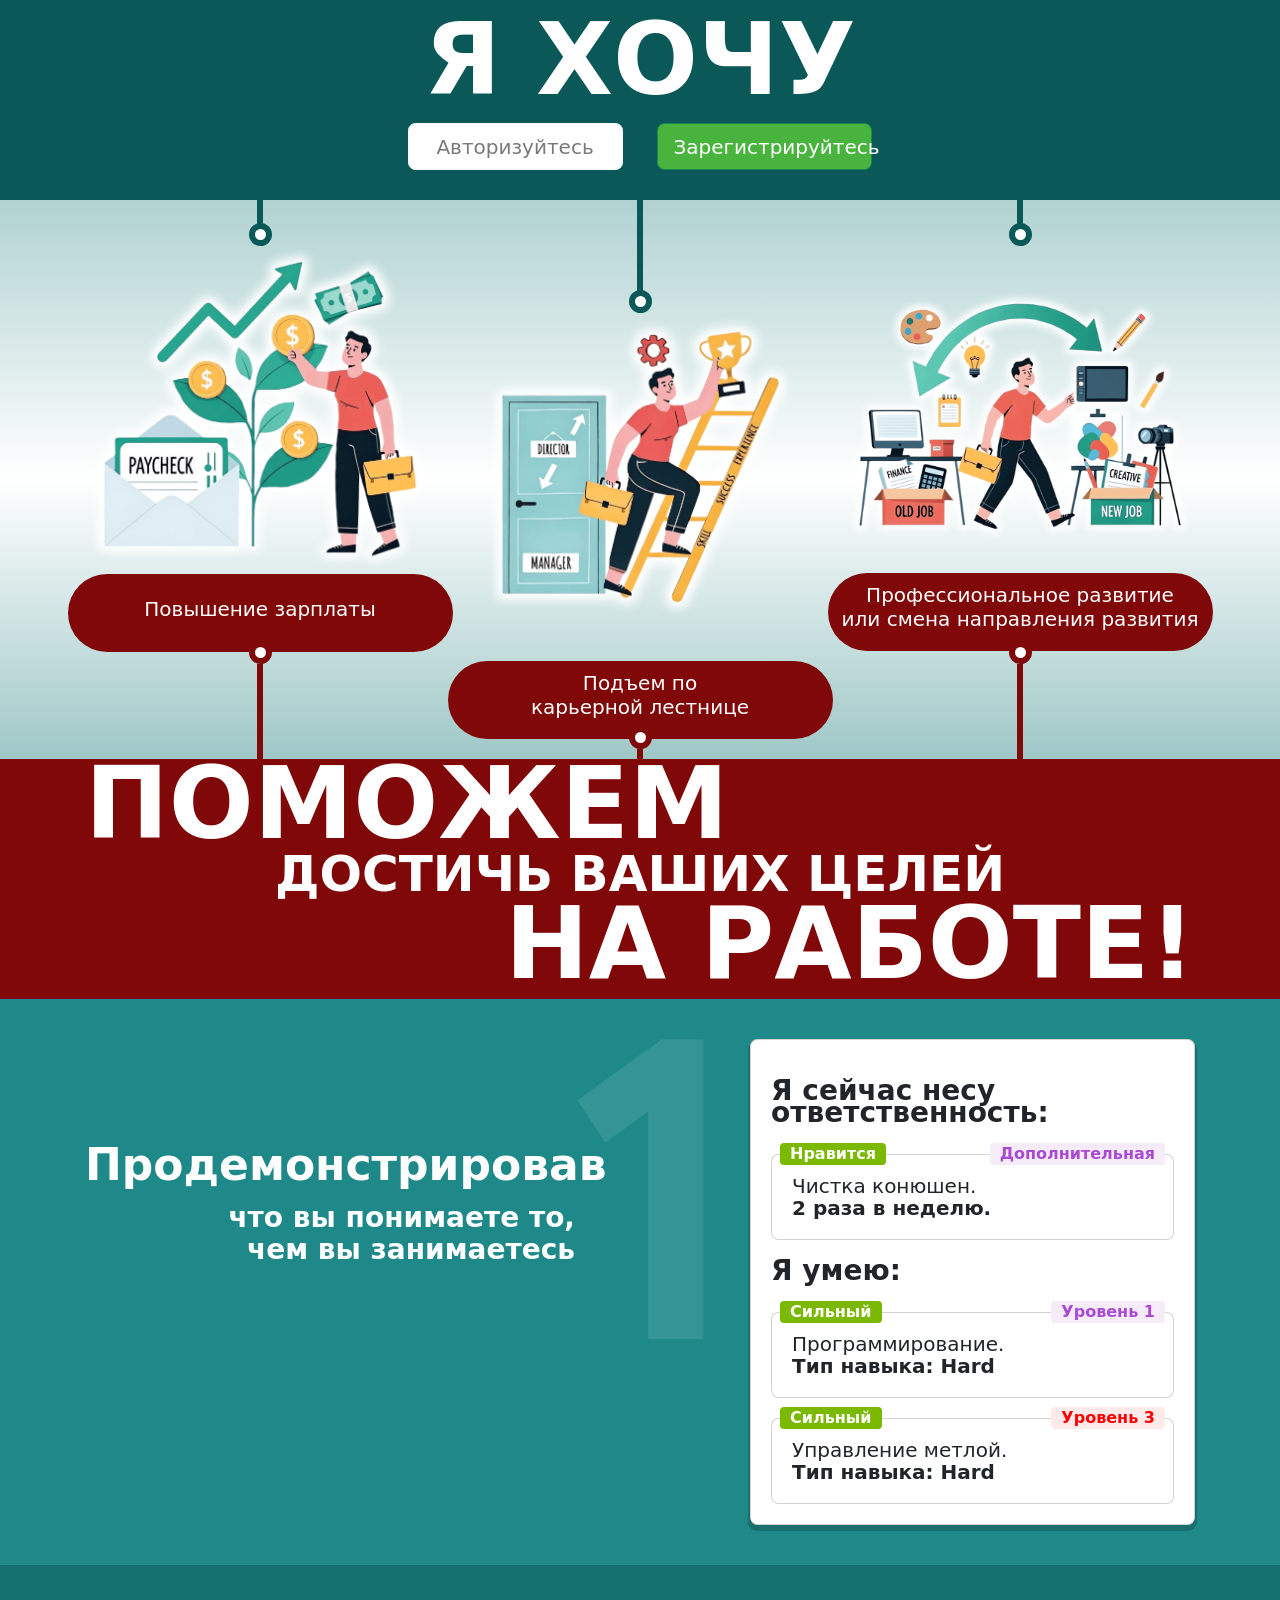
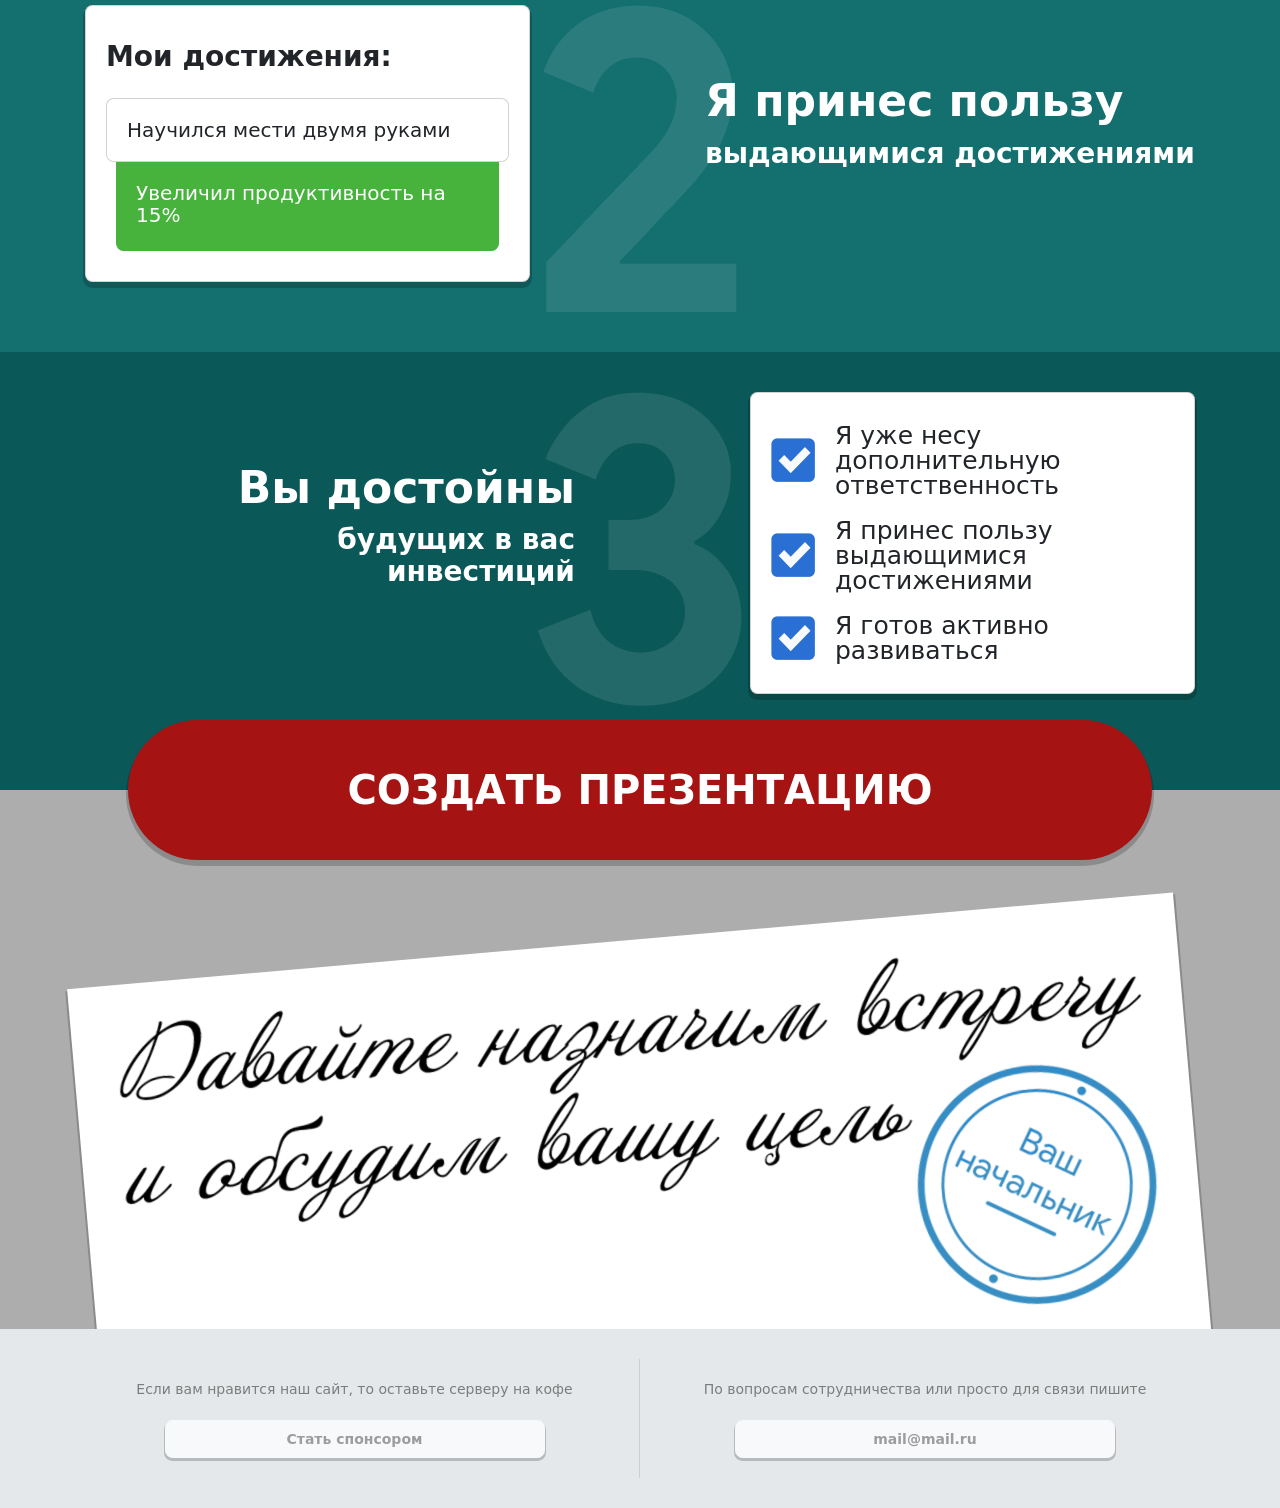
<file: html/index.html>
<!doctype html>
<html class="no-js" lang="">

<head>
  <meta charset="utf-8">
  <meta name="viewport" content="width=device-width, initial-scale=1">
  <title></title>
  <link rel="stylesheet" href="css/font.css">
  <link rel="stylesheet" href="css/style.css">
  <meta name="description" content="">

  <meta property="og:title" content="">
  <meta property="og:type" content="">
  <meta property="og:url" content="">
  <meta property="og:image" content="">
  <meta property="og:image:alt" content="">

  <link rel="icon" href="/favicon.ico" sizes="any">
  <link rel="icon" href="/icon.svg" type="image/svg+xml">
  <link rel="apple-touch-icon" href="icon.png">

  <link rel="manifest" href="site.webmanifest">
  <meta name="theme-color" content="#fafafa">

  <link href="css/bootstrap.min.css" rel="stylesheet">
  <script src="js/bootstrap.bundle.min.js"></script>

</head>

<body>
<div class="container-fluid header">
  <div class="row">
    <div class="col">
      Я хочу
    </div>
  </div>
  <div class="header-buttons">
    <button type="button" class="btn btn-light" data-bs-toggle="modal" data-bs-target="#loginModal">Авторизуйтесь</button>
    <button type="button" class="btn btn-success" data-bs-toggle="modal" data-bs-target="#regModal">Зарегистрируйтесь</button>
  </div>
</div>

<div class="container-fluid top-banner">
  <div class="row">
    <div class="col banner-gradient">
      <div class="container">
        <div class="row hide992">
          <div class="col-4">
            <div class="top-dot-line align-self-center"></div>
            <div class="top-dot align-self-center"></div>
          </div>
          <div class="col-4">
            <div class="top-dot-line long align-self-center"></div>
            <div class="top-dot align-self-center"></div>
          </div>
          <div class="col-4">
            <div class="top-dot-line align-self-center"></div>
            <div class="top-dot align-self-center"></div>
          </div>
        </div>
        <div class="row">
          <div class="col-lg-4 col-12 text-center">
            <img src="img/b1.png" class="banner-img-1">
            <div class="banner-text img-1">Повышение зарплаты</div>
          </div>
          <div class="col-lg-4 col-12 text-center">
            <img src="img/b2.png" class="banner-img-2">
            <div class="banner-text img-2">Подъем по<br>карьерной лестнице</div>
          </div>
          <div class="col-lg-4 col-12 text-center">
            <img src="img/b3.png" class="banner-img-3">
            <div class="banner-text img-3">Профессиональное развитие<br>или смена направления развития</div>
          </div>
        </div>
        <div class="row hide992">
          <div class="col-4">
            <div class="bot-dot align-self-center"></div>
            <div class="bot-dot-line long align-self-center"></div>
          </div>
          <div class="col-4">
            <div class="bot-dot short align-self-center"></div>
            <div class="bot-dot-line align-self-center"></div>
          </div>
          <div class="col-4">
            <div class="bot-dot align-self-center"></div>
            <div class="bot-dot-line long align-self-center"></div>
          </div>
        </div>
      </div>
    </div>
  </div>
</div>

<div class="container-fluid after-banner-text">
  <div class="row">
    <div class="col">
      <div class="container">
        <div>ПОМОЖЕМ</div>
        <div class="text-small">достичь ваших целей</div>
        <div>на работе!</div>
      </div>
    </div>
  </div>
</div>

<div class="container-fluid steps-container1">
  <div class="row">
    <div class="col">
      <div class="container">
        <div class="row">
          <div class="col-lg-7 col-12 title-block">
            <h1>Продемонстрировав</h1>
            <p>что вы понимаете то,<br>
              чем вы занимаетесь</p>
          </div>
          <div class="col-lg-5 col-12">
            <div class="card shadow">
              <div class="card-body">
                <div class="card-title">
                  Я сейчас несу ответственность:
                </div>
                <div class="card">
                  <div class="card-body">
                    <div class="label-green">Нравится</div>
                    <div class="label-violet">Дополнительная</div>
                    Чистка конюшен.<br>
                    <b>2 раза в неделю.</b>
                  </div>
                </div>
                <div class="card-title">
                  Я умею:
                </div>
                <div class="card">
                  <div class="card-body">
                    <div class="label-green">Сильный</div>
                    <div class="label-violet">Уровень 1</div>
                    Программирование.<br>
                    <b>Тип навыка: Hard</b>
                  </div>
                </div>
                <div class="card mt-3">
                  <div class="card-body">
                    <div class="label-green">Сильный</div>
                    <div class="label-red">Уровень 3</div>
                    Управление метлой.<br>
                    <b>Тип навыка: Hard</b>
                  </div>
                </div>
              </div>
            </div>
          </div>
        </div>
      </div>
    </div>
  </div>
</div>

<div class="container-fluid steps-container2">
  <div class="row">
    <div class="col">
      <div class="container">
        <div class="row">
          <div class="col-12 title-block hidePC">
            <h1>Я принес пользу</h1>
            <p>выдающимися достижениями</p>
          </div>
          <div class="col-lg-5 col-12">
            <div class="card shadow">
              <div class="card-body pb-4">
                <div class="card-title">
                  Мои достижения:
                </div>
                <div class="card">
                  <div class="card-body">
                    Научился мести двумя руками
                  </div>
                </div>
                <div class="card card-green">
                  <div class="card-body">
                    Увеличил продуктивность на 15%
                  </div>
                </div>
              </div>
            </div>
          </div>
          <div class="col-lg-7 col-12 title-block hide992">
            <h1>Я принес пользу</h1>
            <p>выдающимися достижениями</p>
          </div>
        </div>
      </div>
    </div>
  </div>
</div>

<div class="container-fluid steps-container3">
  <div class="row">
    <div class="col">
      <div class="container">
        <div class="row">
          <div class="col-lg-7 col-12 title-block">
            <h1>Вы достойны</h1>
            <p>будущих в вас<br>
              инвестиций</p>
          </div>
          <div class="col-lg-5 col-12">
            <div class="card shadow">
              <div class="card-body fs-5 lh-1 pt-4 pb-4">
                <div class="flex-row d-flex align-items-center"><img src="img/check.png" class="me-3 checkbox-img"><div>Я уже несу дополнительную
                  ответственность</div></div>
                <div class="flex-row d-flex align-items-center mt-3 mb-3"><img src="img/check.png" class="me-3 checkbox-img"><div>Я принес пользу выдающимися
                  достижениями</div></div>
                <div class="flex-row d-flex align-items-center"><img src="img/check.png" class="me-3 checkbox-img"><div>Я готов активно развиваться</div></div>
              </div>
            </div>
          </div>
        </div>
      </div>
    </div>
  </div>
</div>

<div class="container-fluid bottom-container">
  <div class="row">
    <div class="col">
      <div class="container">
        <!-- Button trigger modal -->
        <button type="button" class="btn-create" data-bs-toggle="modal" data-bs-target="#exampleModal">Создать презентацию</button>
        <div class="letter">
          <img src="img/sign.png">
        </div>
      </div>
    </div>
  </div>
</div>

<footer class="container-fluid">
  <div class="row">
    <div class="col">
      <div class="container">
      <div class="row">
        <div class="col-lg-6 col-12 text-center">
          <p>Если вам нравится наш сайт, то оставьте серверу на кофе</p>
          <button type="button" class="btn btn-light btn-footer">Стать спонсором</button>
        </div>
        <div class="col-lg-6 col-12 text-center">
          <p>По вопросам сотрудничества или просто для связи пишите</p>
          <button type="button" class="btn btn-light btn-footer">mail@mail.ru</button>
        </div>
      </div>
      </div>
    </div>
  </div>
</footer>


<!-- Modal -->
<div class="modal fade" id="exampleModal" tabindex="-1" aria-labelledby="exampleModalLabel" aria-hidden="true">
  <div class="modal-dialog modal-lg">
    <div class="modal-content">
      <form>
      <div class="modal-header">
        <h1 class="modal-title fs-5" id="exampleModalLabel">Оставьте отзыв на достижения колеги</h1>
      </div>
      <div class="modal-body">
        <p>Здравствуйте, Иван Иванович.<br>
        Вас пригласил ваш коллега Петр Петрович, чтобы вы могли
        поделиться вашим опытом работы с ним за последнее время:</p>
        <textarea class="form-control" id="exampleFormControlTextarea1" rows="4" placeholder="Расскажите вкратце как их помощь помогла вам справиться с вашими задачами, или какие их достижения вы хотели бы отметить."></textarea>
      </div>
      <div class="modal-footer">
        <button type="button" class="btn btn-primary w-100">Сохранить</button>
      </div>
      </form>
    </div>
  </div>
</div>

<div class="modal fade" id="loginModal" tabindex="-1" aria-labelledby="logonModalLabel" aria-hidden="true">
  <div class="modal-dialog">
    <div class="modal-content">
      <form>
        <div class="modal-header">
          <h1 class="modal-title fs-5" id="loginModalLabel">Авторизоваться</h1>
        </div>
        <div class="modal-body">
          <input type="email" class="form-control" id="loginMail" placeholder="Почта">
          <input type="password" class="form-control mt-3" id="loginPassword" placeholder="Пароль">
        </div>
        <div class="modal-footer">
          <div class="row w-100 text-center">

            <div class="col-12 pe-0 ps-0">
              <button type="button" class="btn btn-primary w-100">Авторизоваться</button>
            </div>
            <a href="#" class="pt-3 pb-2 small" data-bs-toggle="modal" data-bs-target="#passReset">Забыли пароль?</a>
          </div>
        </div>
      </form>
    </div>
  </div>
</div>

<div class="modal fade" id="regModal" tabindex="-1" aria-labelledby="logonModalLabel" aria-hidden="true">
  <div class="modal-dialog">
    <div class="modal-content">
      <form>
        <div class="modal-header">
          <h1 class="modal-title fs-5" id="regModalLabel">Зарегистрироваться</h1>
        </div>
        <div class="modal-body">
          <input type="email" class="form-control" id="regMail" placeholder="Почта">
          <input type="password" class="form-control mt-3" id="regPassword" placeholder="Пароль">
        </div>
        <div class="modal-footer">
          <div class="row w-100">
            <div class="col-12 pe-0 ps-0">
              <button type="button" class="btn btn-primary w-100">Зарегистрироваться</button>
            </div>
          </div>
        </div>
      </form>
    </div>
  </div>
</div>

<div class="modal fade" id="passReset" tabindex="-1" aria-labelledby="passResetLabel" aria-hidden="true">
  <div class="modal-dialog">
    <div class="modal-content">
      <form>
        <div class="modal-header">
          <h1 class="modal-title fs-5" id="passResetLabel">Сбросить пароль</h1>
        </div>
        <div class="modal-body">
          <input type="email" class="form-control" id="passResetMail" placeholder="Почта">
        </div>
        <div class="modal-footer">
          <div class="row w-100">
            <div class="col-12 pe-0 ps-0">
              <button type="button" class="btn btn-primary w-100" data-bs-toggle="modal" data-bs-target="#passResetOk">Подтвердить</button>
            </div>
          </div>
        </div>
      </form>
    </div>
  </div>
</div>

<div class="modal fade" id="passResetOk" tabindex="-1" aria-labelledby="passResetLabel" aria-hidden="true">
  <div class="modal-dialog">
    <div class="modal-content">
      <div class="modal-header">
        <h1 class="modal-title fs-5" id="passResetOkLabel">Сброс пароля</h1>
      </div>
        <div class="modal-body text-center">
          На вашу почту выслан новый пароль
        </div>
      <div class="modal-footer">

      </div>
    </div>
  </div>
</div>

</body>

</html>
</file>
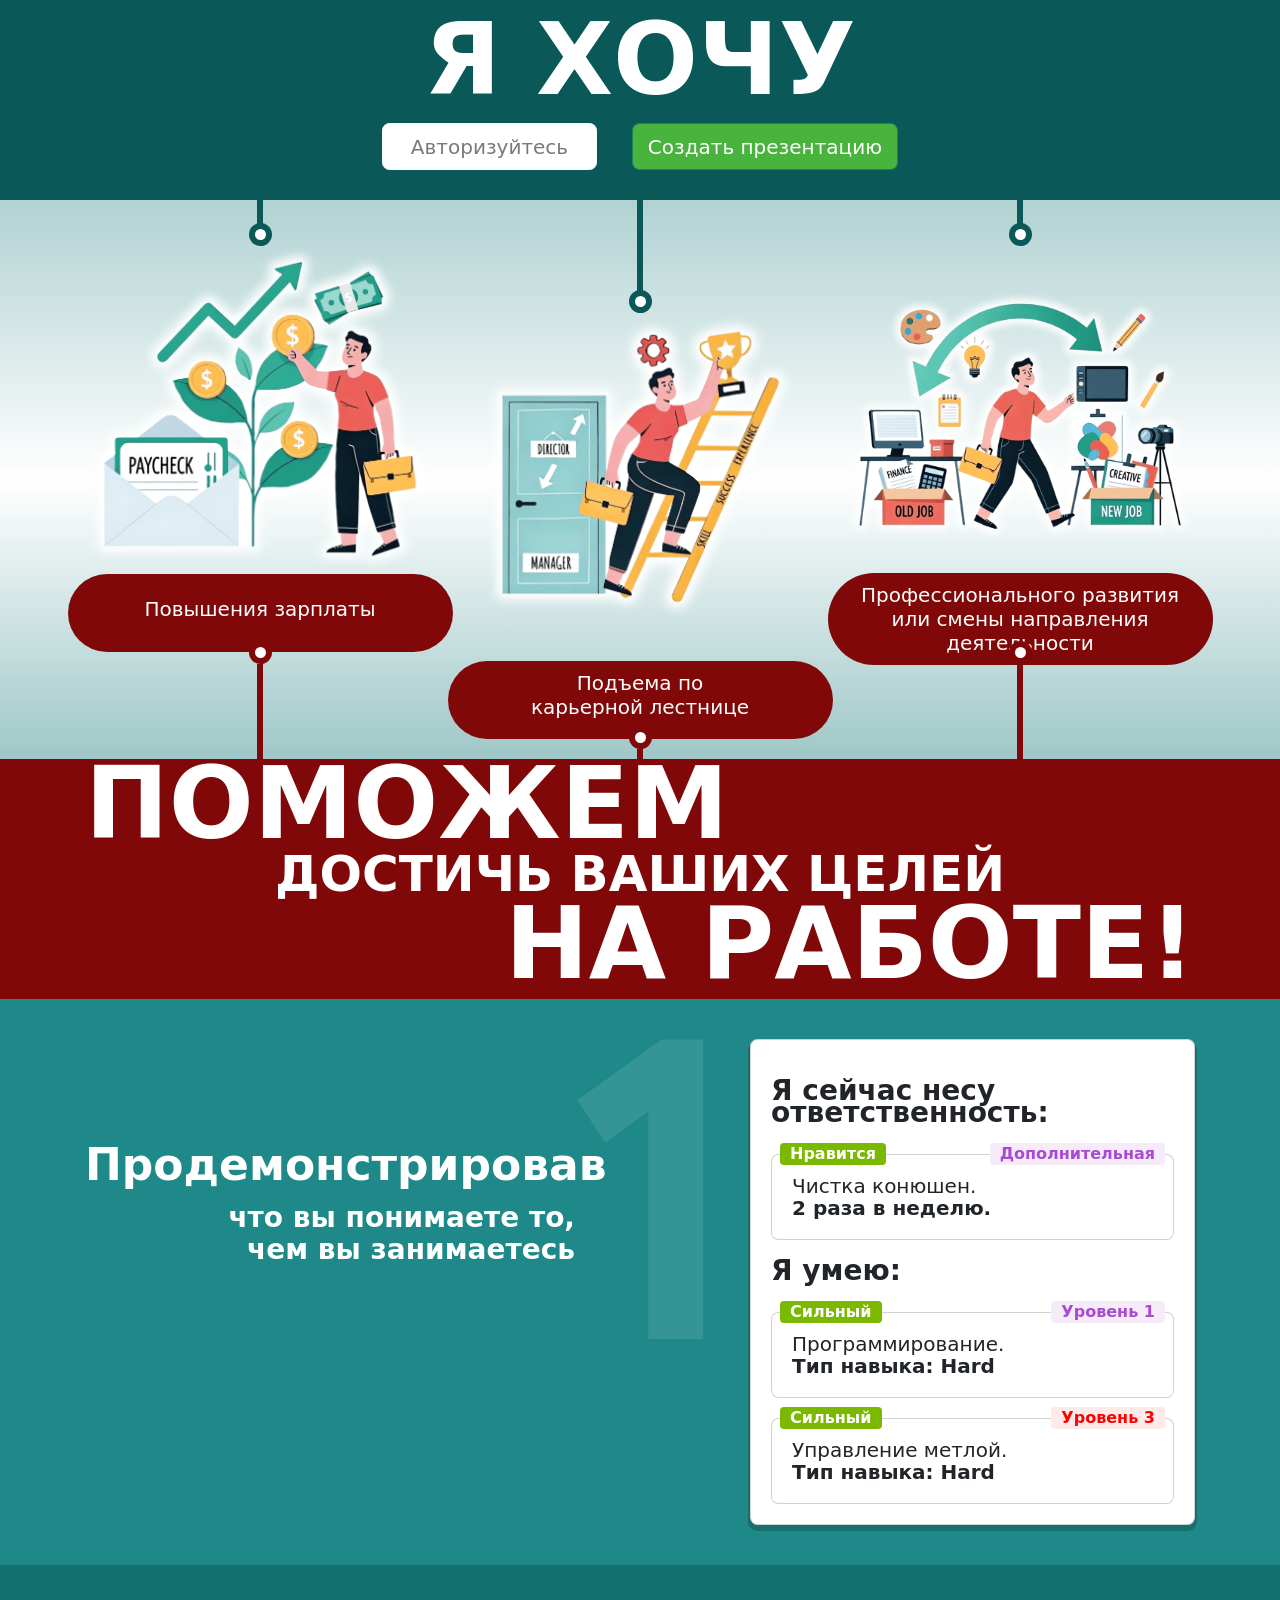
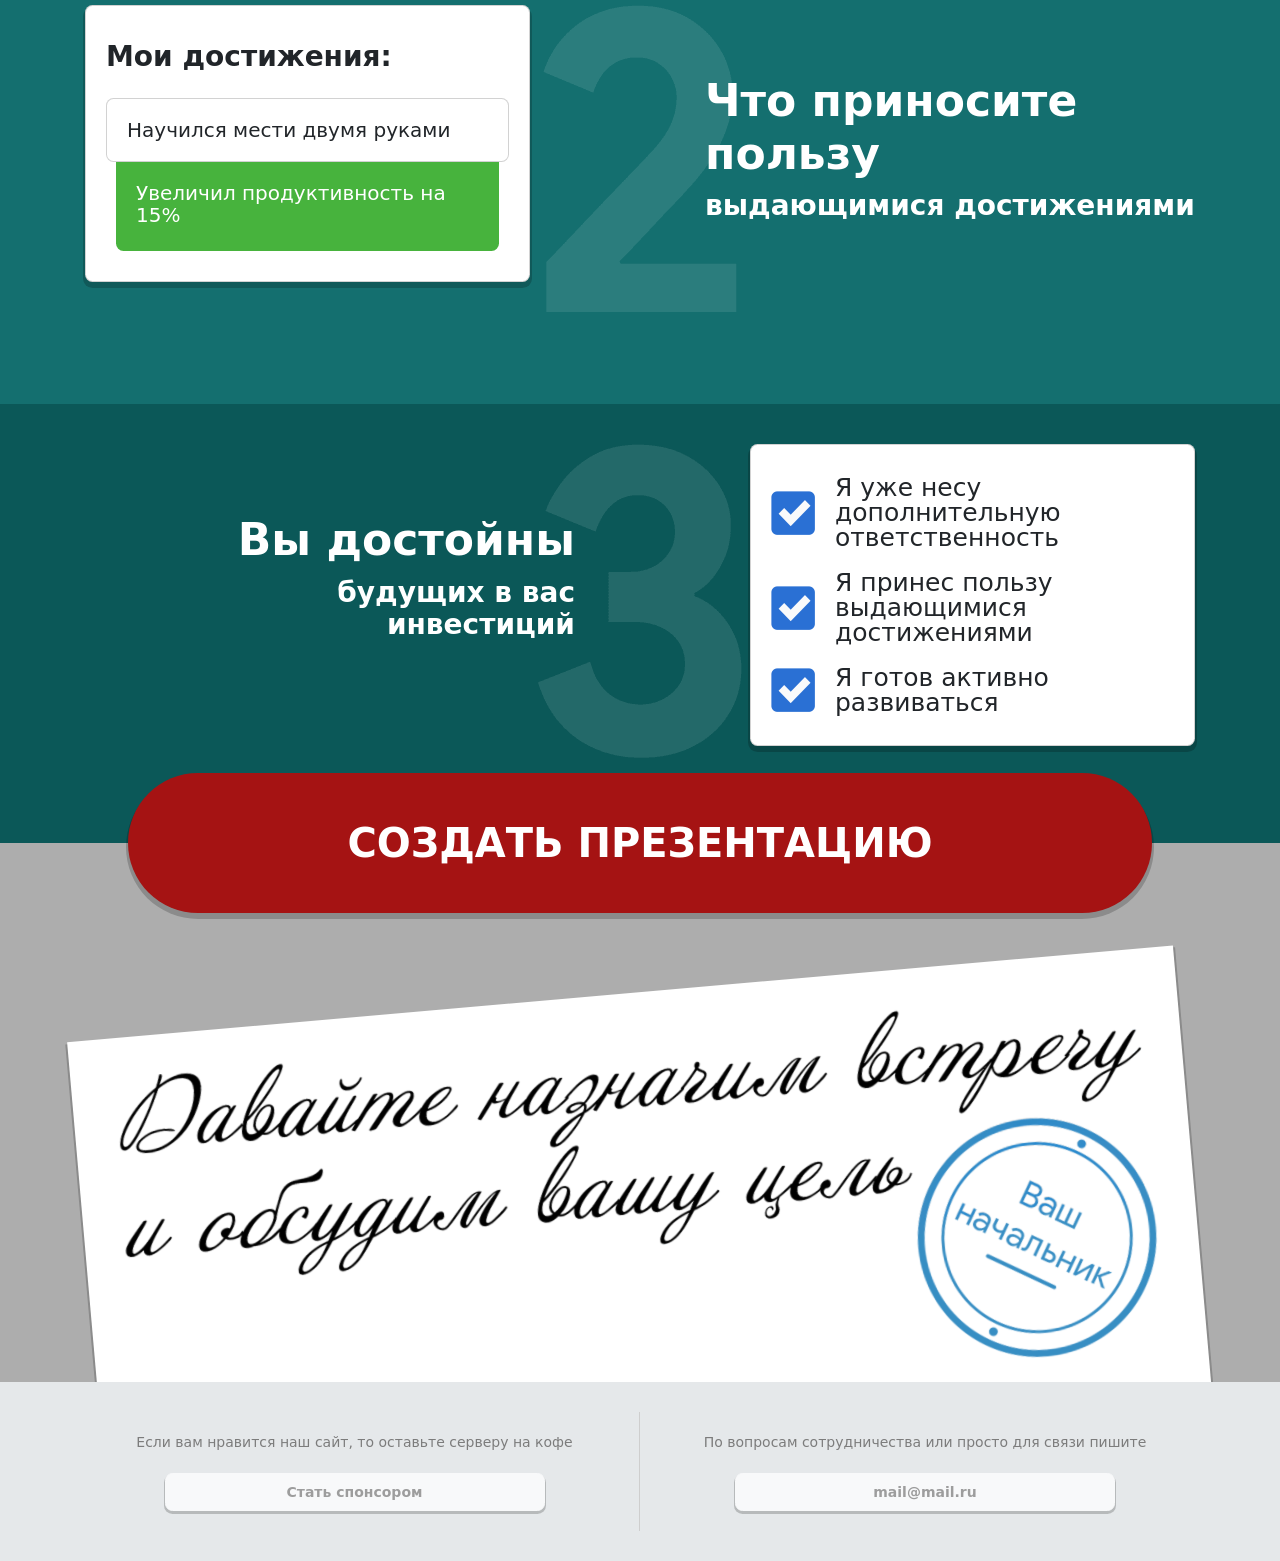
<file: web/html/index.html>
<!doctype html>
<html class="no-js" lang="">

<head>
  <meta charset="utf-8">
  <meta name="viewport" content="width=device-width, initial-scale=1">
  <title></title>
  <link rel="stylesheet" href="css/font.css">
  <link rel="stylesheet" href="css/style.css">
  <meta name="description" content="">

  <meta property="og:title" content="">
  <meta property="og:type" content="">
  <meta property="og:url" content="">
  <meta property="og:image" content="">
  <meta property="og:image:alt" content="">

  <link rel="icon" href="/favicon.ico" sizes="any">
  <link rel="icon" href="/icon.svg" type="image/svg+xml">
  <link rel="apple-touch-icon" href="icon.png">

  <link rel="manifest" href="site.webmanifest">
  <meta name="theme-color" content="#fafafa">

  <link href="css/bootstrap.min.css" rel="stylesheet">
  <script src="js/bootstrap.bundle.min.js"></script>

  <!-- INJECT_GA_HERE -->
</head>

<body>
<div class="container-fluid header">
  <div class="row">
    <div class="col">
      Я хочу
    </div>
  </div>
  <div class="header-buttons">
    <button type="button" class="btn btn-light" onclick="window.location.href = 'APP_DIR/login'">Авторизуйтесь</button>
    <button type="button" class="btn btn-success" onclick="window.location.href = 'APP_DIR/register'">Создать презентацию</button>
  </div>
</div>

<div class="container-fluid top-banner">
  <div class="row">
    <div class="col banner-gradient">
      <div class="container">
        <div class="row hide992">
          <div class="col-4">
            <div class="top-dot-line align-self-center"></div>
            <div class="top-dot align-self-center"></div>
          </div>
          <div class="col-4">
            <div class="top-dot-line long align-self-center"></div>
            <div class="top-dot align-self-center"></div>
          </div>
          <div class="col-4">
            <div class="top-dot-line align-self-center"></div>
            <div class="top-dot align-self-center"></div>
          </div>
        </div>
        <div class="row">
          <div class="col-lg-4 col-12 text-center">
            <img src="img/b1.png" class="banner-img-1">
            <div class="banner-text img-1">Повышения зарплаты</div>
          </div>
          <div class="col-lg-4 col-12 text-center">
            <img src="img/b2.png" class="banner-img-2">
            <div class="banner-text img-2">Подъема по<br>карьерной лестнице</div>
          </div>
          <div class="col-lg-4 col-12 text-center">
            <img src="img/b3.png" class="banner-img-3">
            <div class="banner-text img-3">Профессионального развития<br>или смены направления деятельности</div>
          </div>
        </div>
        <div class="row hide992">
          <div class="col-4">
            <div class="bot-dot align-self-center"></div>
            <div class="bot-dot-line long align-self-center"></div>
          </div>
          <div class="col-4">
            <div class="bot-dot short align-self-center"></div>
            <div class="bot-dot-line align-self-center"></div>
          </div>
          <div class="col-4">
            <div class="bot-dot align-self-center"></div>
            <div class="bot-dot-line long align-self-center"></div>
          </div>
        </div>
      </div>
    </div>
  </div>
</div>

<div class="container-fluid after-banner-text">
  <div class="row">
    <div class="col">
      <div class="container">
        <div>ПОМОЖЕМ</div>
        <div class="text-small">достичь ваших целей</div>
        <div>на работе!</div>
      </div>
    </div>
  </div>
</div>

<div class="container-fluid steps-container1">
  <div class="row">
    <div class="col">
      <div class="container">
        <div class="row">
          <div class="col-lg-7 col-12 title-block">
            <h1>Продемонстрировав</h1>
            <p>что вы понимаете то,<br>
              чем вы занимаетесь</p>
          </div>
          <div class="col-lg-5 col-12">
            <div class="card shadow">
              <div class="card-body">
                <div class="card-title">
                  Я сейчас несу ответственность:
                </div>
                <div class="card">
                  <div class="card-body">
                    <div class="label-green">Нравится</div>
                    <div class="label-violet">Дополнительная</div>
                    Чистка конюшен.<br>
                    <b>2 раза в неделю.</b>
                  </div>
                </div>
                <div class="card-title">
                  Я умею:
                </div>
                <div class="card">
                  <div class="card-body">
                    <div class="label-green">Сильный</div>
                    <div class="label-violet">Уровень 1</div>
                    Программирование.<br>
                    <b>Тип навыка: Hard</b>
                  </div>
                </div>
                <div class="card mt-3">
                  <div class="card-body">
                    <div class="label-green">Сильный</div>
                    <div class="label-red">Уровень 3</div>
                    Управление метлой.<br>
                    <b>Тип навыка: Hard</b>
                  </div>
                </div>
              </div>
            </div>
          </div>
        </div>
      </div>
    </div>
  </div>
</div>

<div class="container-fluid steps-container2">
  <div class="row">
    <div class="col">
      <div class="container">
        <div class="row">
          <div class="col-12 title-block hidePC">
            <h1>Что приносите пользу</h1>
            <p>выдающимися достижениями</p>
          </div>
          <div class="col-lg-5 col-12">
            <div class="card shadow">
              <div class="card-body pb-4">
                <div class="card-title">
                  Мои достижения:
                </div>
                <div class="card">
                  <div class="card-body">
                    Научился мести двумя руками
                  </div>
                </div>
                <div class="card card-green">
                  <div class="card-body">
                    Увеличил продуктивность на 15%
                  </div>
                </div>
              </div>
            </div>
          </div>
          <div class="col-lg-7 col-12 title-block hide992">
            <h1>Что приносите пользу</h1>
            <p>выдающимися достижениями</p>
          </div>
        </div>
      </div>
    </div>
  </div>
</div>

<div class="container-fluid steps-container3">
  <div class="row">
    <div class="col">
      <div class="container">
        <div class="row">
          <div class="col-lg-7 col-12 title-block">
            <h1>Вы достойны</h1>
            <p>будущих в вас<br>
              инвестиций</p>
          </div>
          <div class="col-lg-5 col-12">
            <div class="card shadow">
              <div class="card-body fs-5 lh-1 pt-4 pb-4">
                <div class="flex-row d-flex align-items-center"><img src="img/check.png" class="me-3 checkbox-img"><div>Я уже несу дополнительную
                  ответственность</div></div>
                <div class="flex-row d-flex align-items-center mt-3 mb-3"><img src="img/check.png" class="me-3 checkbox-img"><div>Я принес пользу выдающимися
                  достижениями</div></div>
                <div class="flex-row d-flex align-items-center"><img src="img/check.png" class="me-3 checkbox-img"><div>Я готов активно развиваться</div></div>
              </div>
            </div>
          </div>
        </div>
      </div>
    </div>
  </div>
</div>

<div class="container-fluid bottom-container">
  <div class="row">
    <div class="col">
      <div class="container">
        <!-- Button trigger modal -->
        <button type="button" class="btn-create" data-bs-toggle="modal" data-bs-target="#exampleModal">Создать презентацию</button>
        <div class="letter">
          <img src="img/sign.png">
        </div>
      </div>
    </div>
  </div>
</div>

<footer class="container-fluid">
  <div class="row">
    <div class="col">
      <div class="container">
      <div class="row">
        <div class="col-lg-6 col-12 text-center">
          <p>Если вам нравится наш сайт, то оставьте серверу на кофе</p>
          <button type="button" class="btn btn-light btn-footer">Стать спонсором</button>
        </div>
        <div class="col-lg-6 col-12 text-center">
          <p>По вопросам сотрудничества или просто для связи пишите</p>
          <button type="button" class="btn btn-light btn-footer">mail@mail.ru</button>
        </div>
      </div>
      </div>
    </div>
  </div>
</footer>


<!-- Modal -->
<div class="modal fade" id="exampleModal" tabindex="-1" aria-labelledby="exampleModalLabel" aria-hidden="true">
  <div class="modal-dialog modal-lg">
    <div class="modal-content">
      <form>
      <div class="modal-header">
        <h1 class="modal-title fs-5" id="exampleModalLabel">Оставьте отзыв на достижения колеги</h1>
      </div>
      <div class="modal-body">
        <p>Здравствуйте, Иван Иванович.<br>
        Вас пригласил ваш коллега Петр Петрович, чтобы вы могли
        поделиться вашим опытом работы с ним за последнее время:</p>
        <textarea class="form-control" id="exampleFormControlTextarea1" rows="4" placeholder="Расскажите вкратце как их помощь помогла вам справиться с вашими задачами, или какие их достижения вы хотели бы отметить."></textarea>
      </div>
      <div class="modal-footer">
        <button type="button" class="btn btn-primary w-100">Сохранить</button>
      </div>
      </form>
    </div>
  </div>
</div>

<div class="modal fade" id="loginModal" tabindex="-1" aria-labelledby="logonModalLabel" aria-hidden="true">
  <div class="modal-dialog">
    <div class="modal-content">
      <form>
        <div class="modal-header">
          <h1 class="modal-title fs-5" id="loginModalLabel">Авторизоваться</h1>
        </div>
        <div class="modal-body">
          <input type="email" class="form-control" id="loginMail" placeholder="Почта">
          <input type="password" class="form-control mt-3" id="loginPassword" placeholder="Пароль">
        </div>
        <div class="modal-footer">
          <div class="row w-100 text-center">

            <div class="col-12 pe-0 ps-0">
              <button type="button" class="btn btn-primary w-100">Авторизоваться</button>
            </div>
            <a href="#" class="pt-3 pb-2 small" data-bs-toggle="modal" data-bs-target="#passReset">Забыли пароль?</a>
          </div>
        </div>
      </form>
    </div>
  </div>
</div>

<div class="modal fade" id="regModal" tabindex="-1" aria-labelledby="logonModalLabel" aria-hidden="true">
  <div class="modal-dialog">
    <div class="modal-content">
      <form>
        <div class="modal-header">
          <h1 class="modal-title fs-5" id="regModalLabel">Создать презентацию</h1>
        </div>
        <div class="modal-body">
          <input type="email" class="form-control" id="regMail" placeholder="Почта">
          <input type="password" class="form-control mt-3" id="regPassword" placeholder="Пароль">
        </div>
        <div class="modal-footer">
          <div class="row w-100">
            <div class="col-12 pe-0 ps-0">
              <button type="button" class="btn btn-primary w-100">Создать презентацию</button>
            </div>
          </div>
        </div>
      </form>
    </div>
  </div>
</div>

<div class="modal fade" id="passReset" tabindex="-1" aria-labelledby="passResetLabel" aria-hidden="true">
  <div class="modal-dialog">
    <div class="modal-content">
      <form>
        <div class="modal-header">
          <h1 class="modal-title fs-5" id="passResetLabel">Сбросить пароль</h1>
        </div>
        <div class="modal-body">
          <input type="email" class="form-control" id="passResetMail" placeholder="Почта">
        </div>
        <div class="modal-footer">
          <div class="row w-100">
            <div class="col-12 pe-0 ps-0">
              <button type="button" class="btn btn-primary w-100" data-bs-toggle="modal" data-bs-target="#passResetOk">Подтвердить</button>
            </div>
          </div>
        </div>
      </form>
    </div>
  </div>
</div>

<div class="modal fade" id="passResetOk" tabindex="-1" aria-labelledby="passResetLabel" aria-hidden="true">
  <div class="modal-dialog">
    <div class="modal-content">
      <div class="modal-header">
        <h1 class="modal-title fs-5" id="passResetOkLabel">Сброс пароля</h1>
      </div>
        <div class="modal-body text-center">
          На вашу почту выслан новый пароль
        </div>
      <div class="modal-footer">

      </div>
    </div>
  </div>
</div>

</body>

</html>
</file>
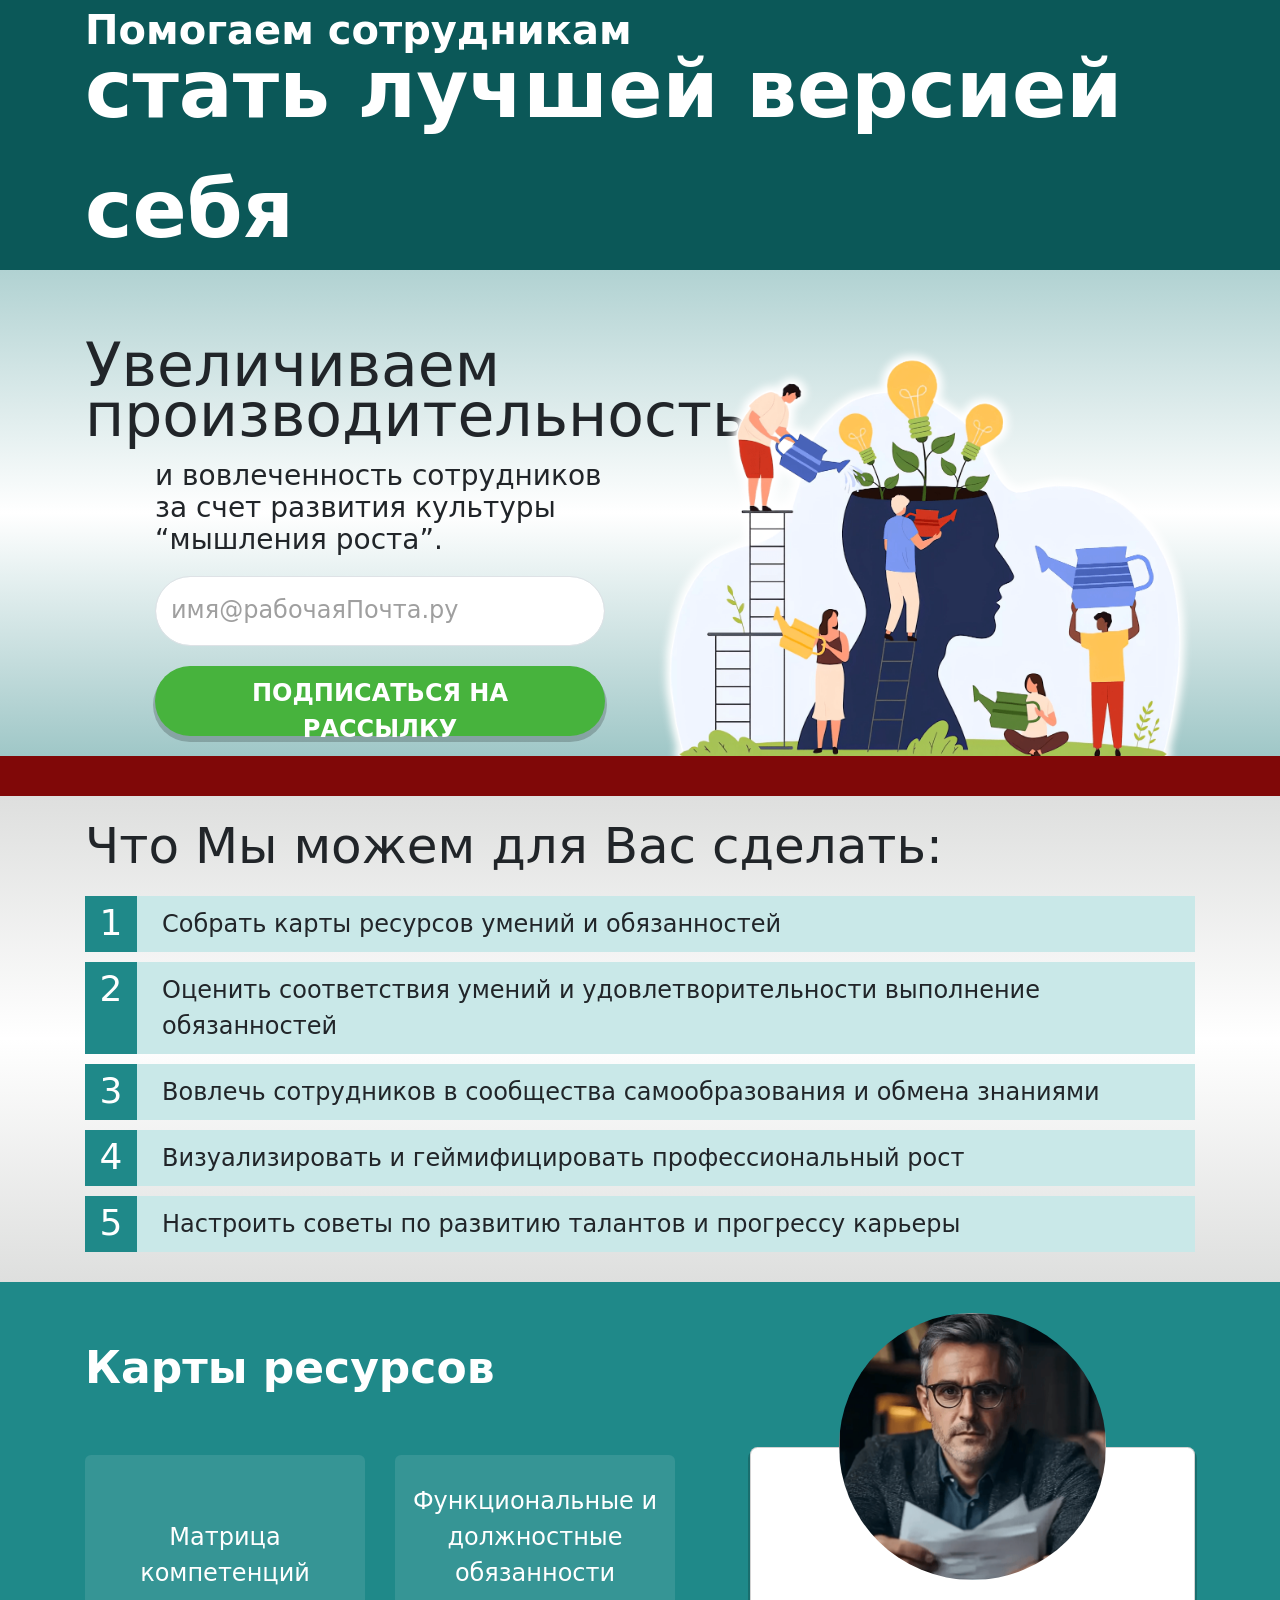
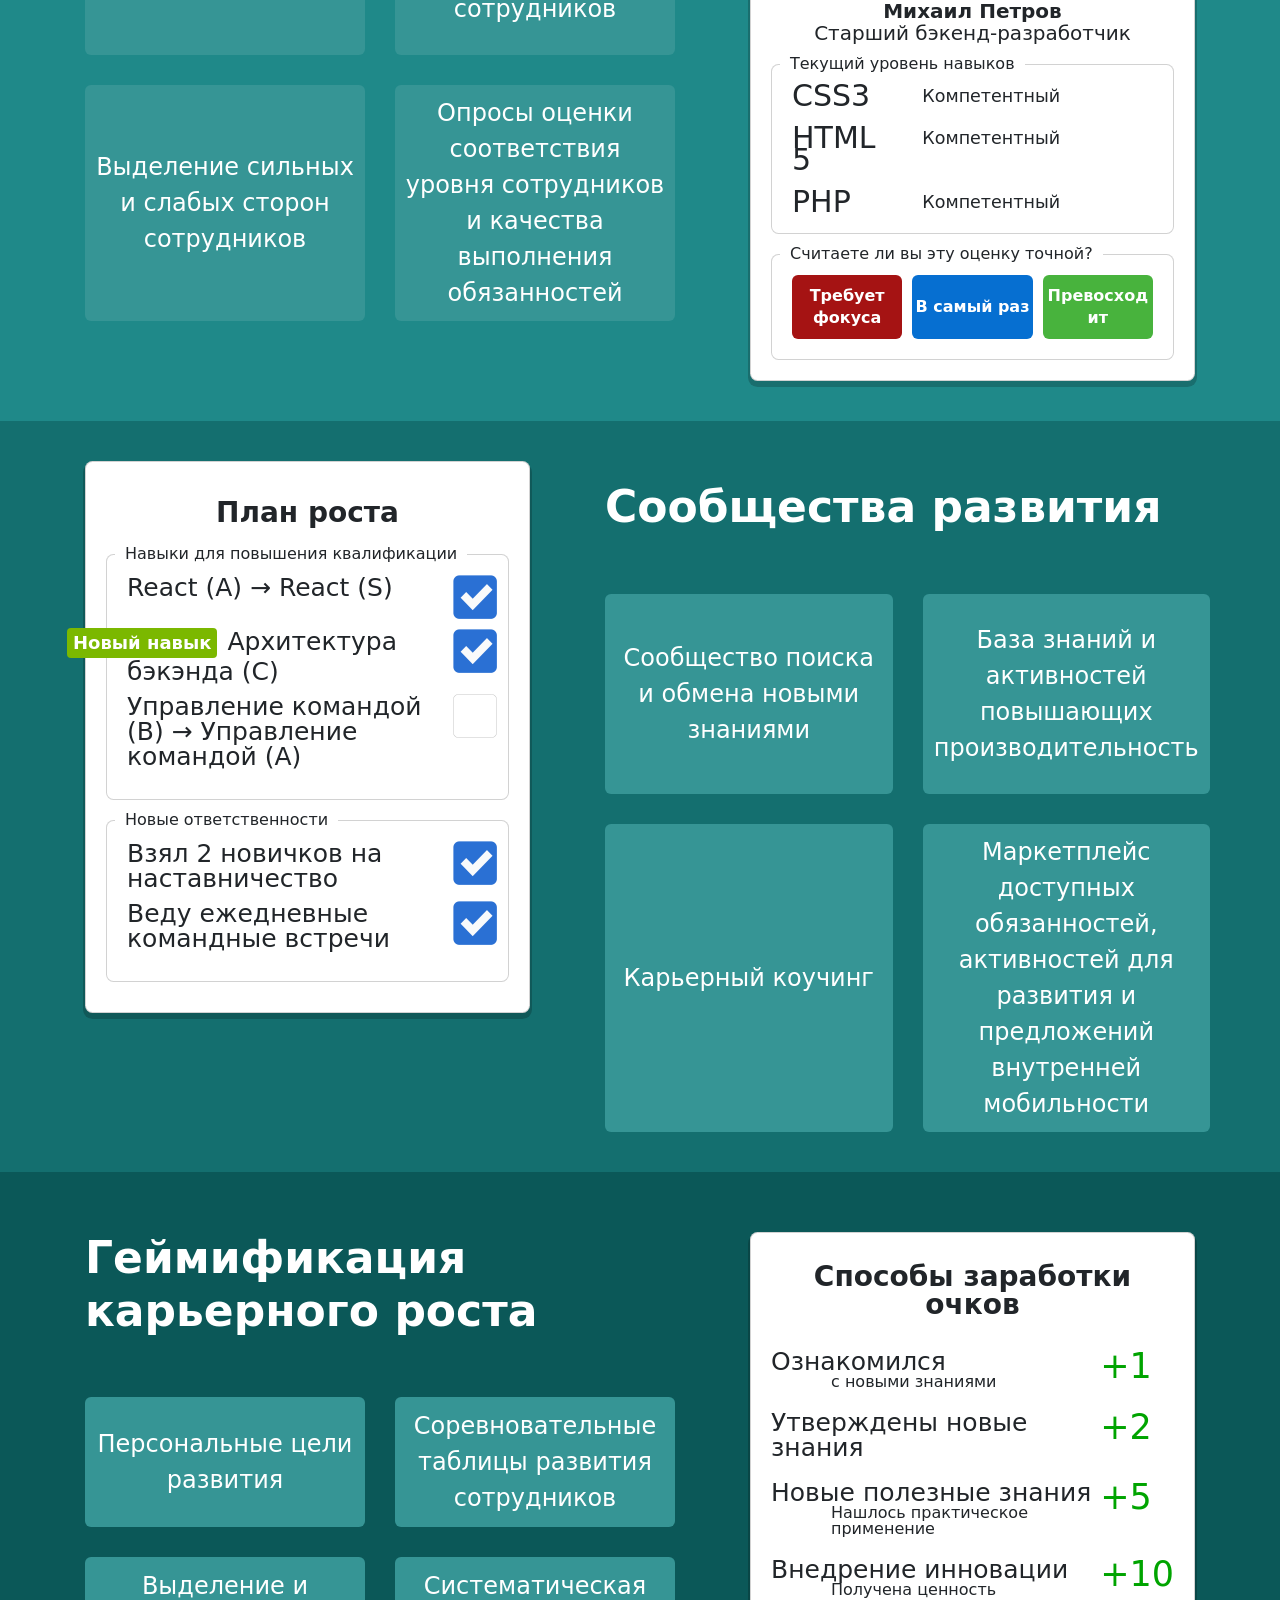
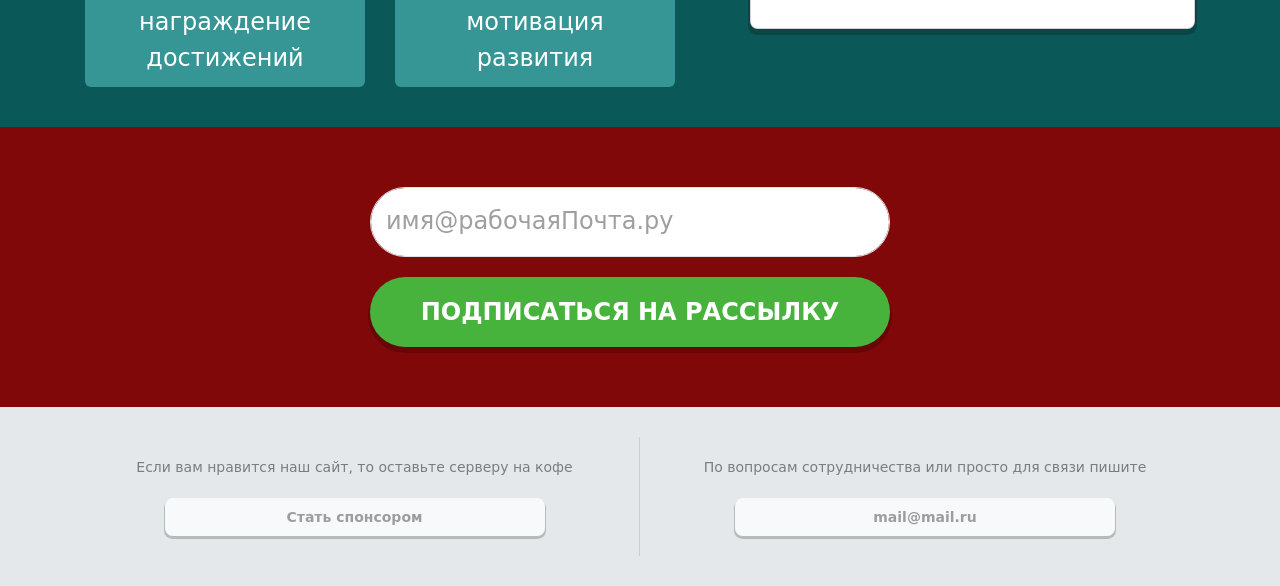
<file: html/landing2.html>
<!doctype html>
<html class="no-js" lang="">

<head>
  <meta charset="utf-8">
  <meta name="viewport" content="width=device-width, initial-scale=1">
  <title></title>
  <link rel="stylesheet" href="css/font.css">
  <link rel="stylesheet" href="css/style.css">
  <meta name="description" content="">

  <meta property="og:title" content="">
  <meta property="og:type" content="">
  <meta property="og:url" content="">
  <meta property="og:image" content="">
  <meta property="og:image:alt" content="">

  <link rel="icon" href="/favicon.ico" sizes="any">
  <link rel="icon" href="/icon.svg" type="image/svg+xml">
  <link rel="apple-touch-icon" href="icon.png">

  <link rel="manifest" href="site.webmanifest">
  <meta name="theme-color" content="#fafafa">

  <link href="css/bootstrap.min.css" rel="stylesheet">
  <script src="js/bootstrap.bundle.min.js"></script>

</head>

<body class="landing2">
<div class="container-fluid header">
  <div class="container pt-1 pt-lg-4">
  <div class="row">
    <div class="col">
      <span>Помогаем сотрудникам</span>
      стать лучшей версией себя
    </div>
  </div>
  </div>
</div>

<div class="container-fluid top-banner">
  <div class="row">
    <div class="col banner-gradient">
      <div class="container">

        <div class="row">
          <div class="col-lg-6 col-12">
            <div class="banner-title">Увеличиваем производительность</div>
            <div class="banner-mail-form">и вовлеченность сотрудников за счет
              развития культуры “мышления роста”.
            <form>
              <input type="email" class="form-control" id="exampleFormControlInput1" placeholder="имя@рабочаяПочта.ру">
              <button type="submit" class="btn btn-banner-mail">Подписаться на рассылку</button>
            </form>
            </div>
          </div>
          <div class="col-lg-6 col-12 text-center d-flex flex-column justify-content-end">
            <img src="img/land_img.png" class="land-img">
          </div>
        </div>

      </div>
    </div>
  </div>
</div>

<div class="container-fluid after-banner-text p-3">
</div>

<div class="container-fluid">
  <div class="row">
    <div class="col step-gradient">
      <div class="container">
      <h1>Что Мы можем для Вас сделать:</h1>
      <div class="step-line">
        <div class="num">1</div>
        <p>Собрать карты ресурсов умений и обязанностей</p>
      </div>
        <div class="step-line">
          <div class="num">2</div>
          <p>Оценить соответствия умений и удовлетворительности выполнение обязанностей</p>
        </div>
        <div class="step-line">
          <div class="num">3</div>
          <p>Вовлечь сотрудников в сообщества самообразования и обмена знаниями</p>
        </div>
        <div class="step-line">
          <div class="num">4</div>
          <p>Визуализировать и геймифицировать профессиональный рост</p>
        </div>
        <div class="step-line">
          <div class="num">5</div>
          <p>Настроить советы по развитию талантов и прогрессу карьеры</p>
        </div>
      </div>
    </div>
  </div>
</div>

<div class="container-fluid steps-container1">
  <div class="row">
    <div class="col">
      <div class="container">
        <div class="row">
          <div class="col-lg-7 col-12 title-block">
            <h1>Карты ресурсов</h1>
            <div class="row">
              <div class="col-6">
                <div class="block-labels">
                Матрица компетенций
                </div>
              </div>
              <div class="col-6">
                <div class="block-labels">
                Функциональные и должностные обязанности сотрудников
                </div>
              </div>
            </div>
            <div class="row mt-4">
              <div class="col-6">
                <div class="block-labels">
                Выделение сильных и слабых сторон сотрудников
                </div>
              </div>
              <div class="col-6">
                <div class="block-labels">
                Опросы оценки соответствия уровня сотрудников и качества выполнения обязанностей
                </div>
              </div>
            </div>

          </div>
          <div class="col-lg-5 col-12">
            <div class="card shadow with-photo">
              <div class="card-body">
                <div class="text-center">
                  <div class="card-photo">
                    <img src="img/photo.png">
                  </div>
                  <b>Михаил Петров</b><br>
                  Старший бэкенд-разработчик
                </div>
                <div class="card mt-3">
                  <div class="card-body">
                    <div class="label-title">Текущий уровень навыков</div>
                    <div class="row mb-3">
                      <div class="col-5 col-xl-4 fs-4">
                        CSS3
                      </div>
                      <div class="col-7 col-xl-8 small">
                        Компетентный
                      </div>
                    </div>
                    <div class="row mb-3">
                      <div class="col-5 col-xl-4 fs-4">
                        HTML5
                      </div>
                      <div class="col-7 col-xl-8 small">
                        Компетентный
                      </div>
                    </div>
                    <div class="row">
                      <div class="col-5 col-xl-4 fs-4">
                        PHP
                      </div>
                      <div class="col-7 col-xl-8 small">
                        Компетентный
                      </div>
                    </div>
                  </div>
                </div>
                <div class="card mt-3">
                  <div class="card-body">
                    <div class="label-title">Считаете ли вы эту оценку точной?</div>
                    <div class="row">
                      <div class="col-12 col-sm-4 pe-sm-1 mt-3 mt-sm-0"><div class="card-btn-red">Требует фокуса</div></div>
                      <div class="col-12 col-sm-4 pe-sm-1 ps-sm-1 mt-2 mt-sm-0"><div class="card-btn-blue">В самый раз</div></div>
                      <div class="col-12 col-sm-4 ps-sm-1 mt-2 mt-sm-0"><div class="card-btn-green">Превосходит</div></div>
                    </div>
                  </div>
                </div>
              </div>
            </div>
          </div>
        </div>
      </div>
    </div>
  </div>
</div>

<div class="container-fluid steps-container2">
  <div class="row">
    <div class="col">
      <div class="container">
        <div class="row">
          <div class="col-12 title-block hidePC">
            <h1>Сообщества развития</h1>
            <div class="row">
              <div class="col-6">
                <div class="block-labels">
                  Сообщество поиска и обмена новыми знаниями
                </div>
              </div>
              <div class="col-6">
                <div class="block-labels">
                  База знаний и активностей повышающих производительность
                </div>
              </div>
            </div>
            <div class="row mt-4">
              <div class="col-6">
                <div class="block-labels">
                  Карьерный коучинг
                </div>
              </div>
              <div class="col-6">
                <div class="block-labels">
                  Маркетплейс доступных обязанностей, активностей для развития и предложений внутренней мобильности
                </div>
              </div>
            </div>

          </div>
          <div class="col-lg-5 col-12">
            <div class="card shadow mt-3 mt-lg-0">
              <div class="card-body pb-4">
                <div class="card-title text-center">
                  План роста
                </div>

                <div class="card">
                  <div class="card-body">
                    <div class="label-title">Навыки для повышения квалификации</div>
                    <div class="row mb-2 add-m">
                      <div class="col-10 fs-5 lh-1">
                        React (A) → React (S)
                      </div>
                      <div class="col-2">
                        <img src="img/check.png" class="checkbox-img">
                      </div>
                    </div>
                    <div class="row mb-2">
                      <div class="col-10 fs-5 lh-1">
                        <span class="label-green">Новый навык</span>Архитектура бэкэнда (C)
                      </div>
                      <div class="col-2">
                        <img src="img/check.png" class="checkbox-img">
                      </div>
                    </div>
                    <div class="row mb-2">
                      <div class="col-10 fs-5 lh-1">
                        Управление командой (B) → Управление командой (A)
                      </div>
                      <div class="col-2">
                        <img src="img/check_e.png" class="checkbox-img">
                      </div>
                    </div>
                  </div>
                </div>
                <div class="card mt-3">
                  <div class="card-body">
                    <div class="label-title">Новые ответственности</div>
                    <div class="row mb-2">
                      <div class="col-10 fs-5 lh-1">
                        Взял 2 новичков на наставничество
                      </div>
                      <div class="col-2">
                        <img src="img/check.png" class="checkbox-img">
                      </div>
                    </div>
                    <div class="row mb-2">
                      <div class="col-10 fs-5 lh-1">
                        Веду ежедневные командные встречи
                      </div>
                      <div class="col-2">
                        <img src="img/check.png" class="checkbox-img">
                      </div>
                    </div>
                  </div>
                </div>

              </div>
            </div>
          </div>
          <div class="col-lg-7 col-12 title-block hide992">
            <h1>Сообщества развития</h1>
            <div class="row">
              <div class="col-6">
                <div class="block-labels">
                  Сообщество поиска и обмена новыми знаниями
                </div>
              </div>
              <div class="col-6">
                <div class="block-labels">
                  База знаний и активностей повышающих производительность
                </div>
              </div>
            </div>
            <div class="row mt-4">
              <div class="col-6">
                <div class="block-labels">
                  Карьерный коучинг
                </div>
              </div>
              <div class="col-6">
                <div class="block-labels">
                  Маркетплейс доступных обязанностей, активностей для развития и предложений внутренней мобильности
                </div>
              </div>
            </div>
          </div>
        </div>
      </div>
    </div>
  </div>
</div>

<div class="container-fluid steps-container3">
  <div class="row">
    <div class="col">
      <div class="container">
        <div class="row">
          <div class="col-lg-7 col-12 title-block">
            <h1>Геймификация карьерного роста</h1>
            <div class="row">
              <div class="col-6">
                <div class="block-labels">
                  Персональные цели развития
                </div>
              </div>
              <div class="col-6">
                <div class="block-labels">
                  Соревновательные таблицы развития сотрудников
                </div>
              </div>
            </div>
            <div class="row mt-4">
              <div class="col-6">
                <div class="block-labels">
                  Выделение и награждение достижений
                </div>
              </div>
              <div class="col-6">
                <div class="block-labels">
                  Систематическая мотивация развития
                </div>
              </div>
            </div>
          </div>
          <div class="col-lg-5 col-12">
            <div class="card shadow mt-3">
              <div class="card-body fs-5 lh-1 pt-2 pb-4">
                <div class="card-title text-center">
                  Способы заработки очков
                </div>
                <div class="row mb-3">
                  <div class="col d-flex flex-row justify-content-between">
                  <div>Ознакомился<span class="small d-block ms-5">с новыми знаниями</span></div>
                  <div class="fs-3 text-green">+1&nbsp;&nbsp;</div>
                  </div>
                </div>
                <div class="row mb-3">
                  <div class="col d-flex flex-row justify-content-between">
                  <div>Утверждены новые знания</div>
                  <div class="fs-3 text-green">+2&nbsp;&nbsp;</div>
                  </div>
                </div>
                <div class="row mb-3">
                  <div class="col d-flex flex-row justify-content-between">
                  <div>Новые полезные знания<span class="small d-block ms-5">Нашлось практическое применение</span></div>
                  <div class="fs-3 text-green">+5&nbsp;&nbsp;</div>
                  </div>
                </div>
                <div class="row">
                  <div class="col d-flex flex-row justify-content-between">
                    <div>Внедрение инновации<span class="small d-block ms-5">Получена ценность</span></div>
                    <div class="fs-3 text-green">+10</div>
                  </div>
                </div>

              </div>
            </div>
          </div>
        </div>
      </div>
    </div>
  </div>
</div>

<div class="container-fluid after-banner-text p-3">
  <div class="container banner-mail-form">
    <div class="row">
      <div class="col-12 col-xl-6 col-md-8 offset-0 offset-xl-3 offset-md-2">
    <form>
      <input type="email" class="form-control" id="exampleFormControlInput2" placeholder="имя@рабочаяПочта.ру">
      <button type="submit" class="btn btn-banner-mail">Подписаться на рассылку</button>
    </form>
      </div>
    </div>
  </div>

</div>


<footer class="container-fluid">
  <div class="row">
    <div class="col">
      <div class="container">
      <div class="row">
        <div class="col-lg-6 col-12 text-center">
          <p>Если вам нравится наш сайт, то оставьте серверу на кофе</p>
          <button type="button" class="btn btn-light btn-footer">Стать спонсором</button>
        </div>
        <div class="col-lg-6 col-12 text-center">
          <p>По вопросам сотрудничества или просто для связи пишите</p>
          <button type="button" class="btn btn-light btn-footer">mail@mail.ru</button>
        </div>
      </div>
      </div>
    </div>
  </div>
</footer>


</body>

</html>
</file>
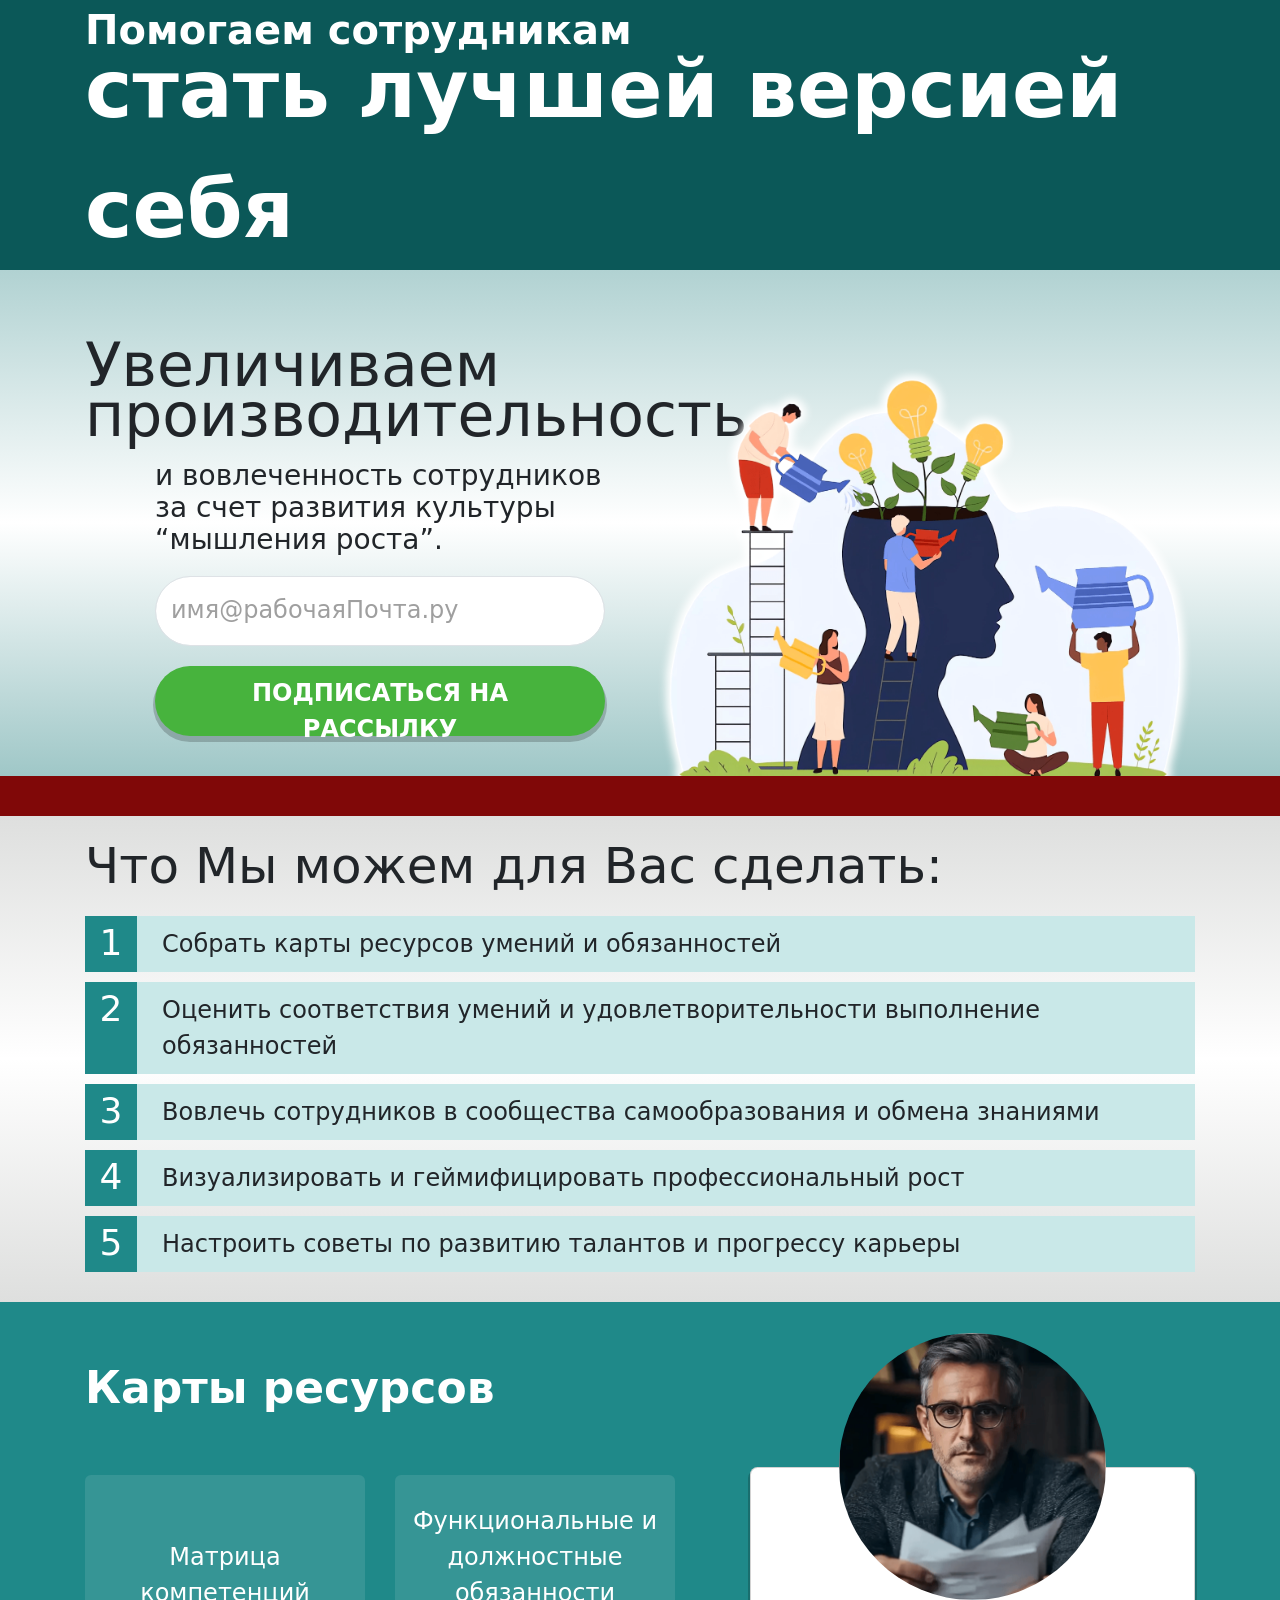
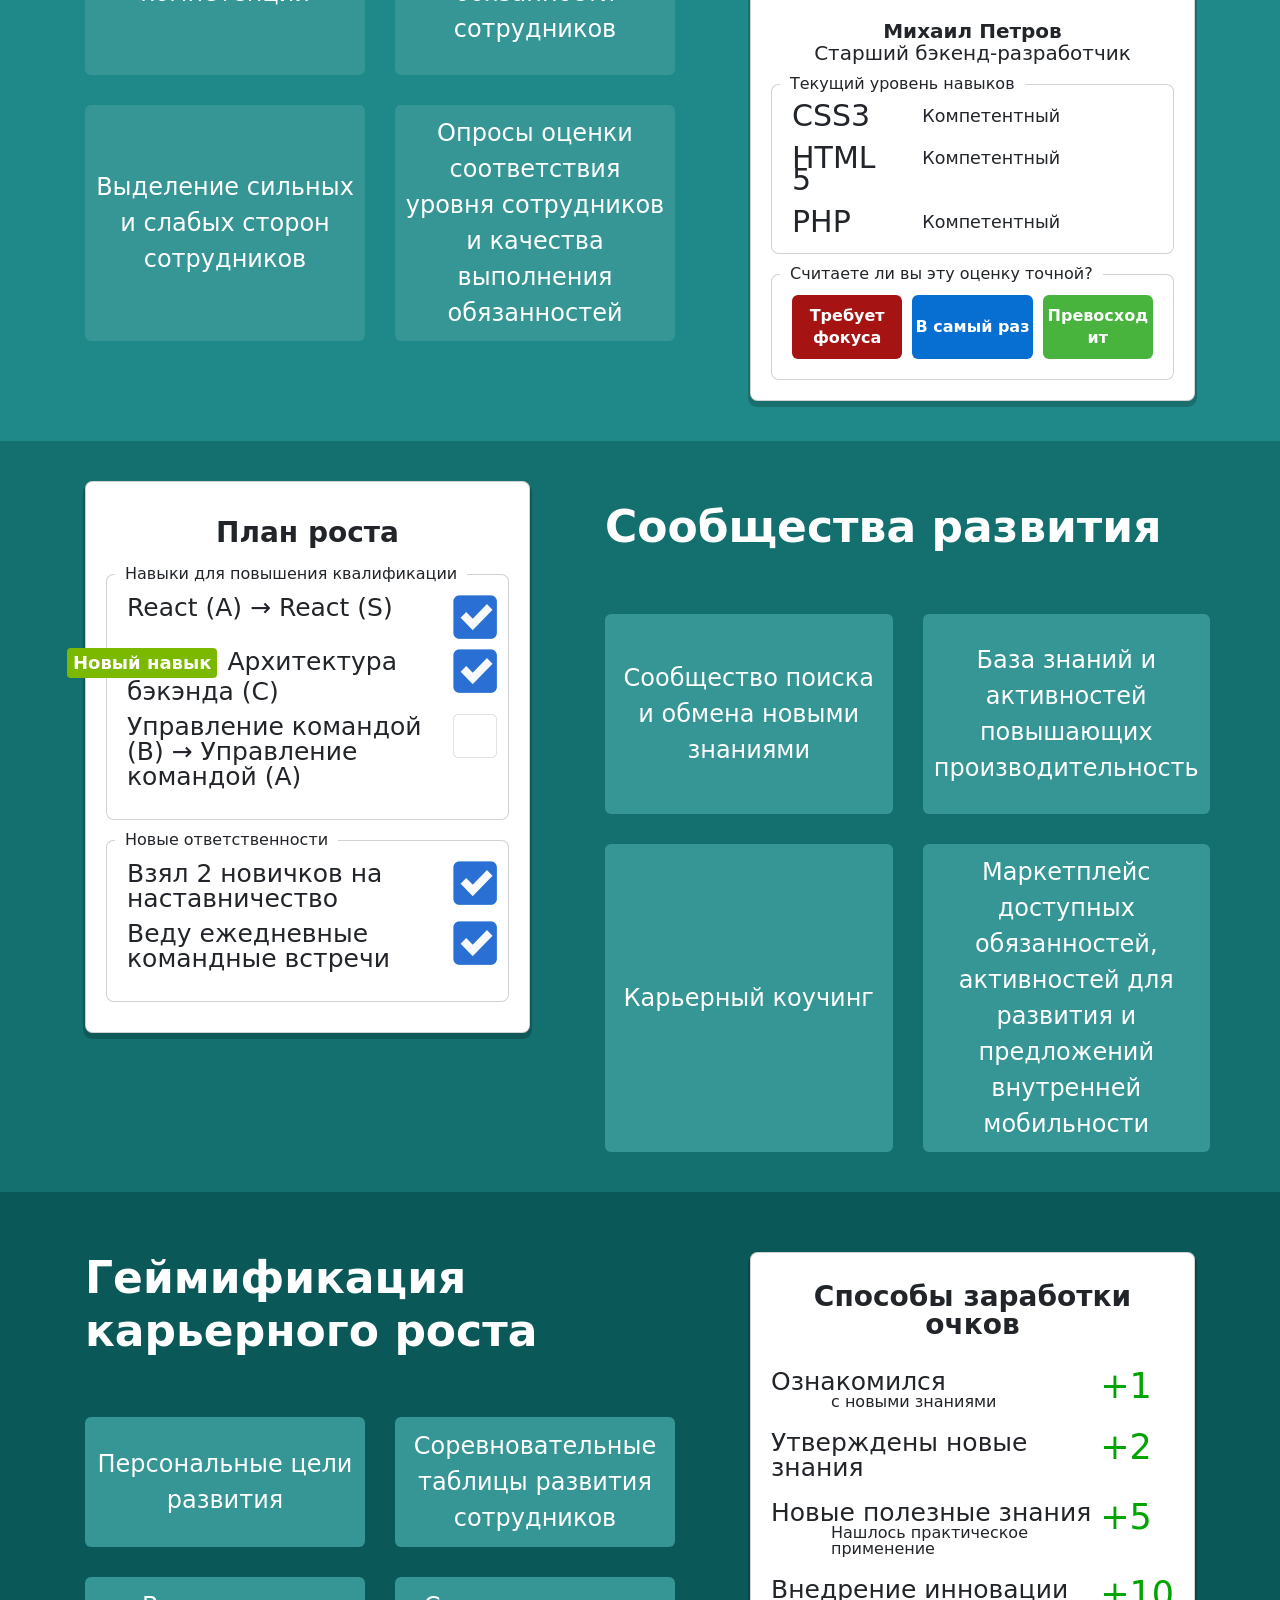
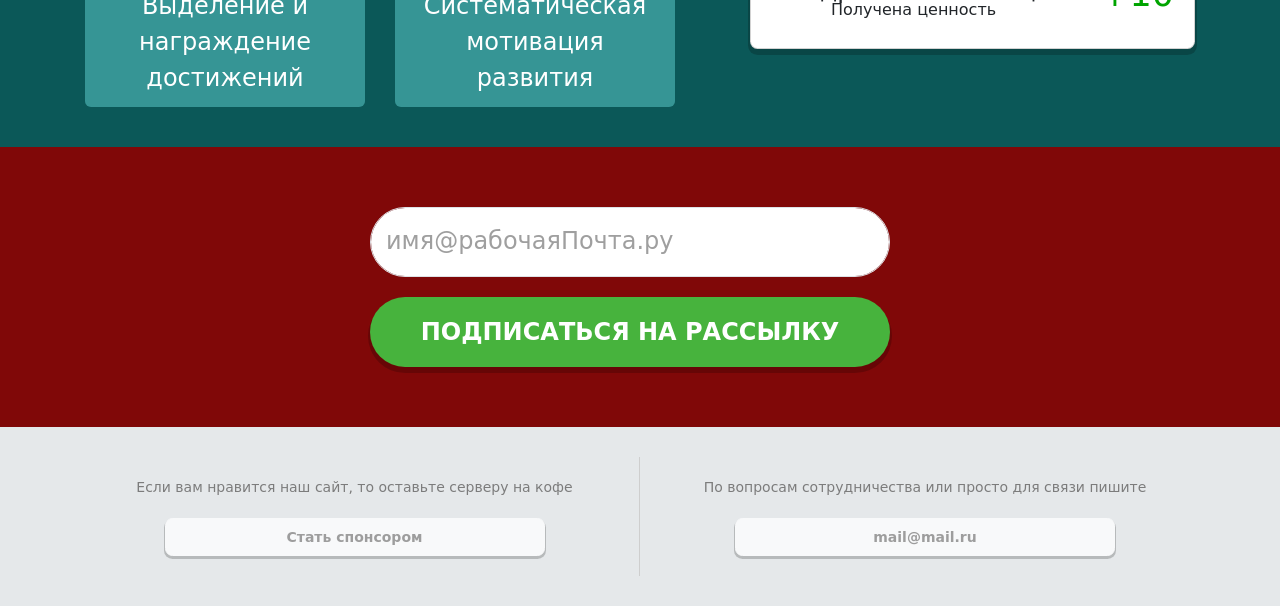
<file: web/html/landing2.html>
<!doctype html>
<html class="no-js" lang="">

<head>
  <meta charset="utf-8">
  <meta name="viewport" content="width=device-width, initial-scale=1">
  <title></title>
  <link rel="stylesheet" href="css/font.css">
  <link rel="stylesheet" href="css/style.css">
  <meta name="description" content="">

  <meta property="og:title" content="">
  <meta property="og:type" content="">
  <meta property="og:url" content="">
  <meta property="og:image" content="">
  <meta property="og:image:alt" content="">

  <link rel="icon" href="/favicon.ico" sizes="any">
  <link rel="icon" href="/icon.svg" type="image/svg+xml">
  <link rel="apple-touch-icon" href="icon.png">

  <link rel="manifest" href="site.webmanifest">
  <meta name="theme-color" content="#fafafa">

  <link href="css/bootstrap.min.css" rel="stylesheet">
  <script src="js/bootstrap.bundle.min.js"></script>

  <!-- INJECT_GA_HERE -->
</head>

<body class="landing2">
<div class="container-fluid header">
  <div class="container pt-1 pt-lg-4">
  <div class="row">
    <div class="col">
      <span>Помогаем сотрудникам</span>
      стать лучшей версией себя
    </div>
  </div>
  </div>
</div>

<div class="container-fluid top-banner">
  <div class="row">
    <div class="col banner-gradient">
      <div class="container">

        <div class="row">
          <div class="col-lg-6 col-12">
            <div class="banner-title">Увеличиваем производительность</div>
            <div class="banner-mail-form">и вовлеченность сотрудников за счет
              развития культуры “мышления роста”.
              <form id="subscribeForm">
                  <input type="email" name="email" class="form-control" id="exampleFormControlInput1" placeholder="имя@рабочаяПочта.ру" required>
                  <button type="submit" class="btn btn-banner-mail">Подписаться на рассылку</button>
                  <div id="messageContainer" class="mt-3"></div>
              </form>
            </div>
          </div>
          <div class="col-lg-6 col-12 text-center d-flex flex-column justify-content-end">
            <img src="img/land_img.png" class="land-img">
          </div>
        </div>

      </div>
    </div>
  </div>
</div>

<div class="container-fluid after-banner-text p-3">
</div>

<div class="container-fluid">
  <div class="row">
    <div class="col step-gradient">
      <div class="container">
      <h1>Что Мы можем для Вас сделать:</h1>
      <div class="step-line">
        <div class="num">1</div>
        <p>Собрать карты ресурсов умений и обязанностей</p>
      </div>
        <div class="step-line">
          <div class="num">2</div>
          <p>Оценить соответствия умений и удовлетворительности выполнение обязанностей</p>
        </div>
        <div class="step-line">
          <div class="num">3</div>
          <p>Вовлечь сотрудников в сообщества самообразования и обмена знаниями</p>
        </div>
        <div class="step-line">
          <div class="num">4</div>
          <p>Визуализировать и геймифицировать профессиональный рост</p>
        </div>
        <div class="step-line">
          <div class="num">5</div>
          <p>Настроить советы по развитию талантов и прогрессу карьеры</p>
        </div>
      </div>
    </div>
  </div>
</div>

<div class="container-fluid steps-container1">
  <div class="row">
    <div class="col">
      <div class="container">
        <div class="row">
          <div class="col-lg-7 col-12 title-block">
            <h1>Карты ресурсов</h1>
            <div class="row">
              <div class="col-6">
                <div class="block-labels">
                Матрица компетенций
                </div>
              </div>
              <div class="col-6">
                <div class="block-labels">
                Функциональные и должностные обязанности сотрудников
                </div>
              </div>
            </div>
            <div class="row mt-4">
              <div class="col-6">
                <div class="block-labels">
                Выделение сильных и слабых сторон сотрудников
                </div>
              </div>
              <div class="col-6">
                <div class="block-labels">
                Опросы оценки соответствия уровня сотрудников и качества выполнения обязанностей
                </div>
              </div>
            </div>

          </div>
          <div class="col-lg-5 col-12">
            <div class="card shadow with-photo">
              <div class="card-body">
                <div class="text-center">
                  <div class="card-photo">
                    <img src="img/photo.png">
                  </div>
                  <b>Михаил Петров</b><br>
                  Старший бэкенд-разработчик
                </div>
                <div class="card mt-3">
                  <div class="card-body">
                    <div class="label-title">Текущий уровень навыков</div>
                    <div class="row mb-3">
                      <div class="col-5 col-xl-4 fs-4">
                        CSS3
                      </div>
                      <div class="col-7 col-xl-8 small">
                        Компетентный
                      </div>
                    </div>
                    <div class="row mb-3">
                      <div class="col-5 col-xl-4 fs-4">
                        HTML5
                      </div>
                      <div class="col-7 col-xl-8 small">
                        Компетентный
                      </div>
                    </div>
                    <div class="row">
                      <div class="col-5 col-xl-4 fs-4">
                        PHP
                      </div>
                      <div class="col-7 col-xl-8 small">
                        Компетентный
                      </div>
                    </div>
                  </div>
                </div>
                <div class="card mt-3">
                  <div class="card-body">
                    <div class="label-title">Считаете ли вы эту оценку точной?</div>
                    <div class="row">
                      <div class="col-12 col-sm-4 pe-sm-1 mt-3 mt-sm-0"><div class="card-btn-red">Требует фокуса</div></div>
                      <div class="col-12 col-sm-4 pe-sm-1 ps-sm-1 mt-2 mt-sm-0"><div class="card-btn-blue">В самый раз</div></div>
                      <div class="col-12 col-sm-4 ps-sm-1 mt-2 mt-sm-0"><div class="card-btn-green">Превосходит</div></div>
                    </div>
                  </div>
                </div>
              </div>
            </div>
          </div>
        </div>
      </div>
    </div>
  </div>
</div>

<div class="container-fluid steps-container2">
  <div class="row">
    <div class="col">
      <div class="container">
        <div class="row">
          <div class="col-12 title-block hidePC">
            <h1>Сообщества развития</h1>
            <div class="row">
              <div class="col-6">
                <div class="block-labels">
                  Сообщество поиска и обмена новыми знаниями
                </div>
              </div>
              <div class="col-6">
                <div class="block-labels">
                  База знаний и активностей повышающих производительность
                </div>
              </div>
            </div>
            <div class="row mt-4">
              <div class="col-6">
                <div class="block-labels">
                  Карьерный коучинг
                </div>
              </div>
              <div class="col-6">
                <div class="block-labels">
                  Маркетплейс доступных обязанностей, активностей для развития и предложений внутренней мобильности
                </div>
              </div>
            </div>

          </div>
          <div class="col-lg-5 col-12">
            <div class="card shadow mt-3 mt-lg-0">
              <div class="card-body pb-4">
                <div class="card-title text-center">
                  План роста
                </div>

                <div class="card">
                  <div class="card-body">
                    <div class="label-title">Навыки для повышения квалификации</div>
                    <div class="row mb-2 add-m">
                      <div class="col-10 fs-5 lh-1">
                        React (A) → React (S)
                      </div>
                      <div class="col-2">
                        <img src="img/check.png" class="checkbox-img">
                      </div>
                    </div>
                    <div class="row mb-2">
                      <div class="col-10 fs-5 lh-1">
                        <span class="label-green">Новый навык</span>Архитектура бэкэнда (C)
                      </div>
                      <div class="col-2">
                        <img src="img/check.png" class="checkbox-img">
                      </div>
                    </div>
                    <div class="row mb-2">
                      <div class="col-10 fs-5 lh-1">
                        Управление командой (B) → Управление командой (A)
                      </div>
                      <div class="col-2">
                        <img src="img/check_e.png" class="checkbox-img">
                      </div>
                    </div>
                  </div>
                </div>
                <div class="card mt-3">
                  <div class="card-body">
                    <div class="label-title">Новые ответственности</div>
                    <div class="row mb-2">
                      <div class="col-10 fs-5 lh-1">
                        Взял 2 новичков на наставничество
                      </div>
                      <div class="col-2">
                        <img src="img/check.png" class="checkbox-img">
                      </div>
                    </div>
                    <div class="row mb-2">
                      <div class="col-10 fs-5 lh-1">
                        Веду ежедневные командные встречи
                      </div>
                      <div class="col-2">
                        <img src="img/check.png" class="checkbox-img">
                      </div>
                    </div>
                  </div>
                </div>

              </div>
            </div>
          </div>
          <div class="col-lg-7 col-12 title-block hide992">
            <h1>Сообщества развития</h1>
            <div class="row">
              <div class="col-6">
                <div class="block-labels">
                  Сообщество поиска и обмена новыми знаниями
                </div>
              </div>
              <div class="col-6">
                <div class="block-labels">
                  База знаний и активностей повышающих производительность
                </div>
              </div>
            </div>
            <div class="row mt-4">
              <div class="col-6">
                <div class="block-labels">
                  Карьерный коучинг
                </div>
              </div>
              <div class="col-6">
                <div class="block-labels">
                  Маркетплейс доступных обязанностей, активностей для развития и предложений внутренней мобильности
                </div>
              </div>
            </div>
          </div>
        </div>
      </div>
    </div>
  </div>
</div>

<div class="container-fluid steps-container3">
  <div class="row">
    <div class="col">
      <div class="container">
        <div class="row">
          <div class="col-lg-7 col-12 title-block">
            <h1>Геймификация карьерного роста</h1>
            <div class="row">
              <div class="col-6">
                <div class="block-labels">
                  Персональные цели развития
                </div>
              </div>
              <div class="col-6">
                <div class="block-labels">
                  Соревновательные таблицы развития сотрудников
                </div>
              </div>
            </div>
            <div class="row mt-4">
              <div class="col-6">
                <div class="block-labels">
                  Выделение и награждение достижений
                </div>
              </div>
              <div class="col-6">
                <div class="block-labels">
                  Систематическая мотивация развития
                </div>
              </div>
            </div>
          </div>
          <div class="col-lg-5 col-12">
            <div class="card shadow mt-3">
              <div class="card-body fs-5 lh-1 pt-2 pb-4">
                <div class="card-title text-center">
                  Способы заработки очков
                </div>
                <div class="row mb-3">
                  <div class="col d-flex flex-row justify-content-between">
                  <div>Ознакомился<span class="small d-block ms-5">с новыми знаниями</span></div>
                  <div class="fs-3 text-green">+1&nbsp;&nbsp;</div>
                  </div>
                </div>
                <div class="row mb-3">
                  <div class="col d-flex flex-row justify-content-between">
                  <div>Утверждены новые знания</div>
                  <div class="fs-3 text-green">+2&nbsp;&nbsp;</div>
                  </div>
                </div>
                <div class="row mb-3">
                  <div class="col d-flex flex-row justify-content-between">
                  <div>Новые полезные знания<span class="small d-block ms-5">Нашлось практическое применение</span></div>
                  <div class="fs-3 text-green">+5&nbsp;&nbsp;</div>
                  </div>
                </div>
                <div class="row">
                  <div class="col d-flex flex-row justify-content-between">
                    <div>Внедрение инновации<span class="small d-block ms-5">Получена ценность</span></div>
                    <div class="fs-3 text-green">+10</div>
                  </div>
                </div>

              </div>
            </div>
          </div>
        </div>
      </div>
    </div>
  </div>
</div>

<div class="container-fluid after-banner-text p-3">
  <div class="container banner-mail-form">
    <div class="row">
      <div class="col-12 col-xl-6 col-md-8 offset-0 offset-xl-3 offset-md-2">
    <form>
      <input type="email" class="form-control" id="exampleFormControlInput2" placeholder="имя@рабочаяПочта.ру">
      <button type="submit" class="btn btn-banner-mail">Подписаться на рассылку</button>
    </form>
      </div>
    </div>
  </div>

</div>


<footer class="container-fluid">
  <div class="row">
    <div class="col">
      <div class="container">
      <div class="row">
        <div class="col-lg-6 col-12 text-center">
          <p>Если вам нравится наш сайт, то оставьте серверу на кофе</p>
          <button type="button" class="btn btn-light btn-footer">Стать спонсором</button>
        </div>
        <div class="col-lg-6 col-12 text-center">
          <p>По вопросам сотрудничества или просто для связи пишите</p>
          <button type="button" class="btn btn-light btn-footer">mail@mail.ru</button>
        </div>
      </div>
      </div>
    </div>
  </div>
</footer>

  <script>
    document.getElementById('subscribeForm').addEventListener('submit', async function(e) {
        e.preventDefault();
        
        const email = this.querySelector('input[name="email"]').value;
        const container = document.getElementById('messageContainer');
        const btn = this.querySelector('button[type="submit"]');
        
        btn.disabled = true;
        btn.innerHTML = '<span class="spinner-border spinner-border-sm" role="status" aria-hidden="true"></span> Отправка...';
        container.innerHTML = '';
        
        try {
            const response = await fetch('https://statuswindow.ru:8993/api/manager', {
                method: 'POST',
                headers: { 'Content-Type': 'application/json' },
                body: JSON.stringify({ email: email })
            });
            
            const data = await response.json();
            
            let alertClass = 'alert-success';
            let message = data.message;
            
            if (!response.ok || !data.success) {
                alertClass = 'alert-warning';
                if (data.message && data.message.includes('Duplicate entry')) {
                    message = 'Этот email уже подписан на рассылку';
                }
            } else {
                this.reset();
            }
            
            container.innerHTML = `
                <div class="alert ${alertClass} alert-dismissible fade show" role="alert">
                    ${message}
                    <button type="button" class="btn-close" data-bs-dismiss="alert" aria-label="Close"></button>
                </div>
            `;
            
        } catch (error) {
            container.innerHTML = `
                <div class="alert alert-danger" role="alert">
                    ❌ Что-то пошло не так
                </div>
            `;
        } finally {
            btn.disabled = false;
            btn.textContent = 'Подписаться на рассылку';
        }
    });
  </script>
</body>

</html>
</file>
<file: html/css/font.css>
@font-face {
  font-family: 'Google Sans';
  font-style: normal;
  font-weight: 400;
  src: url('../font/GoogleSans-Regular.ttf') format('truetype'), url('../font/GoogleSans-Regular.woff2') format('woff2'), url('../font/GoogleSans-Regular.woff') format('woff'), url('../font/GoogleSans-Regular.eot') format('embedded-opentype');
}
@font-face {
  font-family: 'Google Sans';
  font-style: normal;
  font-weight: 600;
  src: url('../font/GoogleSans-SemiBold.ttf') format('truetype'), url('../font/GoogleSans-SemiBold.woff2') format('woff2'), url('../font/GoogleSans-SemiBold.woff') format('woff'), url('../font/GoogleSans-SemiBold.eot') format('embedded-opentype');
}
@font-face {
  font-family: 'Google Sans';
  font-style: normal;
  font-weight: 700;
  src: url('../font/GoogleSans-Bold.ttf') format('truetype'), url('../font/GoogleSans-Bold.woff2') format('woff2'), url('../font/GoogleSans-Bold.woff') format('woff'), url('../font/GoogleSans-Bold.eot') format('embedded-opentype');
}
</file>
<file: html/css/style.css>
/*! HTML5 Boilerplate v9.0.1 | MIT License | https://html5boilerplate.com/ */

/* main.css 3.0.0 | MIT License | https://github.com/h5bp/main.css#readme */
/*
 * What follows is the result of much research on cross-browser styling.
 * Credit left inline and big thanks to Nicolas Gallagher, Jonathan Neal,
 * Kroc Camen, and the H5BP dev community and team.
 */

/* ==========================================================================
   Base styles: opinionated defaults
   ========================================================================== */

html {
  color: #222;
  font-size: 1em;
  line-height: 1.4;
  font-family: "Google Sans", Verdana, Arial, sans-serif;
  font-size: 20px;
}
body {
  font-family: "Google Sans", Verdana, Arial, sans-serif;
  font-size: 20px;
}
/*
 * Remove text-shadow in selection highlight:
 * https://twitter.com/miketaylr/status/12228805301
 *
 * Customize the background color to match your design.
 */

::-moz-selection {
  background: #b3d4fc;
  text-shadow: none;
}

::selection {
  background: #b3d4fc;
  text-shadow: none;
}

/*
 * A better looking default horizontal rule
 */

hr {
  display: block;
  height: 1px;
  border: 0;
  border-top: 1px solid #ccc;
  margin: 1em 0;
  padding: 0;
}

/*
 * Remove the gap between audio, canvas, iframes,
 * images, videos and the bottom of their containers:
 * https://github.com/h5bp/html5-boilerplate/issues/440
 */

audio,
canvas,
iframe,
img,
svg,
video {
  vertical-align: middle;
}

/*
 * Remove default fieldset styles.
 */

fieldset {
  border: 0;
  margin: 0;
  padding: 0;
}

/*
 * Allow only vertical resizing of textareas.
 */

textarea {
  resize: vertical;
}

/* ==========================================================================
   Author's custom styles
   ========================================================================== */

/* ==========================================================================
   Helper classes
   ========================================================================== */

/*
 * Hide visually and from screen readers
 */

.hidden,
[hidden] {
  display: none !important;
}

/*
 * Hide only visually, but have it available for screen readers:
 * https://snook.ca/archives/html_and_css/hiding-content-for-accessibility
 *
 * 1. For long content, line feeds are not interpreted as spaces and small width
 *    causes content to wrap 1 word per line:
 *    https://medium.com/@jessebeach/beware-smushed-off-screen-accessible-text-5952a4c2cbfe
 */

.visually-hidden {
  border: 0;
  clip: rect(0, 0, 0, 0);
  height: 1px;
  margin: -1px;
  overflow: hidden;
  padding: 0;
  position: absolute;
  white-space: nowrap;
  width: 1px;
  /* 1 */
}

/*
 * Extends the .visually-hidden class to allow the element
 * to be focusable when navigated to via the keyboard:
 * https://www.drupal.org/node/897638
 */

.visually-hidden.focusable:active,
.visually-hidden.focusable:focus {
  clip: auto;
  height: auto;
  margin: 0;
  overflow: visible;
  position: static;
  white-space: inherit;
  width: auto;
}

/*
 * Hide visually and from screen readers, but maintain layout
 */

.invisible {
  visibility: hidden;
}

/*
 * Clearfix: contain floats
 *
 * The use of `table` rather than `block` is only necessary if using
 * `::before` to contain the top-margins of child elements.
 */

.clearfix::before,
.clearfix::after {
  content: "";
  display: table;
}

.clearfix::after {
  clear: both;
}

.header {
  background-color: #0b5858;
  text-align: center;
  font-size: 100px;
  text-transform: uppercase;
  color: #ffffff;
  font-weight: 700;
  line-height: 120px;
  padding-bottom: 10px;
  .header-buttons {
    position: absolute;
    top: -12px;
    right: 30px;
    .btn-light {
      width: 215px;
      color: #797979;
      background-color: #ffffff;
      &:hover {
        background-color: #e6e6e6;
      }
    }
    .btn-success {
      width: 215px;
      color: #fff;
      background-color: #48b33d;
      &:hover {
        background-color: #36972c;
      }
    }
  }
}
.landing2 .header {
  text-align: left;
  font-size: 95px;
  text-transform: inherit;
  span {
    display: block;
    font-size: 40px;
    line-height: 0;
  }
}
.top-banner {
  .banner-gradient {
    background: linear-gradient(to bottom,  rgba(177,210,210,1) 0%,rgba(255,255,255,1) 50%,rgba(159,199,199,1) 100%);
    .col-4 {
      display: flex;
      flex-direction: column;
    }
    .top-dot-line {
      width: 6px;
      height: 25px;
      background-color: #0b5858;
      &.long {
        height: 92px;
      }
    }
    .top-dot {
      margin-top: -2px;
      width: 23px;
      height: 23px;
      background-color: #fff;
      border-radius: 50%;
      border: 6px solid #0b5858;
    }
    .bot-dot-line {
      width: 6px;
      height: 10px;
      background-color: #800808;
      &.long {
        height: 95px;
      }
    }
    .bot-dot {
      margin-top: -98px;
      width: 23px;
      height: 23px;
      background-color: #fff;
      border-radius: 50%;
      border: 6px solid #800808;
      &.short {
        margin-top: -13px;
      }
    }
    .banner-img-1 {
      width: 100%;
      max-width: 353px;
      margin-top: -70px;
    }
    .banner-img-2 {
      width: 100%;
      max-width: 315px;
      margin-bottom: 40px;
    }
    .banner-img-3 {
      width: 100%;
      max-width: 462px;
      margin-top: -68px;
      margin-bottom: 30px;
    }
    .banner-text {
      color: #fff;
      background-color: #800808;
      min-height: 78px;
      text-align: center;
      border-radius: 50px;
      font-size: 20px;
      &.img-1 {
        line-height: 70px;
        width: 110%;
        margin-left: -5%;
      }
      &.img-2, &.img-3 {
        padding: 10px;
        line-height: 24px;
        width: 110%;
        margin-left: -5%;
      }
    }
  }
  .banner-title {
    padding-top: 70px;
    font-size: 60px;
    line-height: 50px;
  }
}
.banner-mail-form {
  font-size: 28px;
  line-height: 32px;
  padding-top: 20px;
  padding-left: 70px;
  form {
    padding: 20px 20px 20px 0;
    input {
      border-radius: 50px;
      height: 70px;
      &::placeholder {
        font-size: 24px;
        color: #9f9f9f;
      }
    }
    .btn-banner-mail {
      height: 70px;
      border-radius: 50px;
      margin-top: 20px;
      width: 100%;
      font-weight: 600;
      font-size: 24px;
      text-align: center;
      text-transform: uppercase;
      color: #fff;
      background-color: #47b33d;
      -webkit-box-shadow: 0px 4px 0px 2px rgba(0, 0, 0, 0.2) !important;
      -moz-box-shadow: 0px 4px 0px 2px rgba(0, 0, 0, 0.2) !important;
      box-shadow: 0px 4px 0px 2px rgba(0, 0, 0, 0.2) !important;
    }
  }
}
.step-gradient {
  background: linear-gradient(to bottom, rgb(222, 223, 222) 0%,rgba(255,255,255,1) 50%, rgb(222, 223, 222) 100%);
  padding-top: 20px;
  padding-bottom: 20px;
  h1 {
    margin-bottom: 20px;
  }
  .step-line {
    display: flex;
    flex-direction: row;
    justify-content: start;
    background-color: #c9e8e8;
    font-size: 24px;
    margin: 10px 0;
    p {
      margin-top: 10px;
      margin-bottom: 10px;
      margin-right: 10px;
    }
    .num {
      min-width: 52px;
      font-size: 36px;
      background-color: #1f8989;
      color: #fff;
      text-align: center;
      margin-right: 25px;
    }
  }
}
.land-img {
  width: 100%;
  max-width: 688px;
}
.after-banner-text {
  color: #fff;
  background-color: #800808;
  font-size: 100px;
  text-transform: uppercase;
  font-weight: 700;
  line-height: 90px;
  .container {
    div:last-child {
      text-align: right;
      padding-bottom: 10px;
    }
  }
  .text-small {
    line-height: 50px;
    text-align: center;
    font-size: 50px;
  }
}
.steps-container1, .steps-container2, .steps-container3 {
  padding-top: 40px;
  padding-bottom: 40px;
  .card.shadow {
    -webkit-box-shadow: 0px 4px 0px 2px rgba(0, 0, 0, 0.2) !important;
    -moz-box-shadow: 0px 4px 0px 2px rgba(0, 0, 0, 0.2) !important;
    box-shadow: 0px 4px 0px 2px rgba(0, 0, 0, 0.2) !important;
  }
  .card-body {
    line-height: 22px;
  }
  .title-block {
    color: #fff;
    font-weight: 700;
    font-size: 28px;
    text-align: right;
    h1 {
      font-size: 44px;
      font-weight: 700;
    }
    p {
      line-height: 32px;
    }
  }
  .card-title {
    font-size: 28px;
    font-weight: 700;
    padding: 20px 0;
  }
  .label-green {
    position: absolute;
    top: -12px;
    left: 8px;
    border-radius: 4px;
    color: #fff;
    font-size: 16px;
    font-weight: 600;
    padding: 0 10px;
    background-color: #7bb800;
  }
  .label-violet {
    position: absolute;
    top: -12px;
    right: 8px;
    border-radius: 4px;
    color: #a94ad2;
    font-size: 16px;
    font-weight: 600;
    padding: 0 10px;
    background-color: #f6ebf9;
  }
  .label-red {
    position: absolute;
    top: -12px;
    right: 8px;
    border-radius: 4px;
    background-color: #ffeaea;
    font-size: 16px;
    font-weight: 600;
    padding: 0 10px;
    color: #ff0000;
  }
  .card-green {
    color: #fff;
    background-color: #47b33d;
    border-top-left-radius: 0;
    border-top-right-radius: 0;
    margin-left: 10px;
    margin-right: 10px;
    border: none;
    padding-bottom: 5px;
  }
}
.steps-container1 {
  background-color: #1f8989;
  background-image: url("../img/step1_bg.png");
  background-position: 50% 40px;
  background-repeat: no-repeat;
  .title-block {
    padding-right: 160px;
    padding-top: 100px;
  }
}
.steps-container2 {
  background-color: #146f6f;
  background-image: url("../img/step2_bg.png");
  background-position: 50% 40px;
  background-repeat: no-repeat;
  .title-block {
    text-align: left;
    padding-left: 160px;
    padding-top: 70px;
    padding-bottom: 122px;
  }
}
.steps-container3 {
  background-color: #0b5858;
  background-image: url("../img/step3_bg.png");
  background-position: 50% 40px;
  background-repeat: no-repeat;
  .title-block {
    padding-right: 160px;
    padding-top: 70px;
    padding-bottom: 142px;
  }
}
.landing2 {
  footer {
    margin-top: 0;
  }
  .steps-container1, .steps-container2, .steps-container3 {
    background-image: none;
    .title-block {
      text-align: left;
      padding-top: 0;
      padding-bottom: 0;
      padding-right: 60px;
      h1 {
        margin-bottom: 60px;
        margin-top: 20px;
      }
    }
    .label-green {
      position: relative;
      display: inline-block;
      left: -60px;
      top: -1px;
      margin-right: -50px;
      border-radius: 4px;
      color: #fff;
      font-size: 18px;
      padding: 6px 6px;
      background-color: #7bb800;
    }
  }
  .small.d-block.ms-5 {
    font-size: 16px;
  }
  .text-green {
    color: #00a400;
    text-wrap: nowrap;
  }
  .steps-container2 {
    .title-block {
      padding-right: 0;
      padding-left: 60px;
    }
  }
  .with-photo {
    margin-top: 125px;
  }
  .card-photo {
    margin: -155px auto 20px auto;
    width: 267px;
    height: 267px;
    border-radius: 50%;
    background-color: #e4e4e4;
    overflow: hidden;
    img {
      width: 100%;
    }
  }
  .label-title {
    position: absolute;
    top: -12px;
    left: 8px;
    font-size: 16px;
    padding: 0 10px;
    background-color: #fff;
  }
  .card-btn-red, .card-btn-blue, .card-btn-green {
    height: 100%;
    display: flex;
    flex-direction: column;
    justify-content: center;
    color: #fff;
    font-weight: 600;
    border-radius: 6px;
    font-size: 16px;
    text-align: center;
    padding: 10px 2px;
    background-color: #a51313;
  }
  .card-btn-blue {
    background-color: #066fd1;
  }
  .card-btn-green {
    background-color: #48b33d;
  }
  .block-labels {
    display: flex;
    flex-direction: column;
    justify-content: center;
    padding: 10px;
    min-height: 200px;
    height: 100%;
    font-size: 24px;
    font-weight: 400;
    text-align: center;
    border-radius: 6px;
    color: #fff;
    background-color: #369595;
  }
  .steps-container3 {
    .block-labels {
      min-height: 130px;
    }
  }
}
.hidePC {
  display: none;
}
.bottom-container {
  text-align: center;
  background-color: #adadad;
  position: relative;
  padding-top: 90px;
}
.btn-create {
  background-color: #a51313;
  min-height: 140px;
  width: 80%;
  color: #fff;
  text-transform: uppercase;
  text-align: center;
  font-weight: 600;
  font-size: 40px;
  padding: 10px;
  border: none;
  border-radius: 80px;
  position: absolute;
  top: -70px;
  left: 10%;
  -webkit-box-shadow: 0px 4px 0px 2px rgba(0, 0, 0, 0.2);
  -moz-box-shadow: 0px 4px 0px 2px rgba(0, 0, 0, 0.2);
  box-shadow: 0px 4px 0px 2px rgba(0, 0, 0, 0.2);
  &:hover {
    background-color: #b61616;
  }
}
.letter {
  background-color: #fff;
  -webkit-box-shadow: 0px 4px 0px 2px rgba(0, 0, 0, 0.2);
  -moz-box-shadow: 0px 4px 0px 2px rgba(0, 0, 0, 0.2);
  box-shadow: 0px 4px 0px 2px rgba(0, 0, 0, 0.2);
  text-align: center;
  padding: 40px 40px 60px 40px;
  margin-top: 60px;
  transform: rotate(-5deg);
  img {
    width: 100%;
    max-width: 1067px;
  }
}
footer {
  position: relative;
  background-color: #e5e8ea;
  margin-top: -70px;
  min-height: 160px;
  color: #7c7c7c;
  font-size: 14px;
  padding-top: 30px;
  padding-bottom: 30px;
  .container>.row>div {
    padding-top: 20px;
    padding-bottom: 20px;
  }
  .container>.row>div:first-child {
    border-right: 1px solid #cecece;
  }
  .btn-footer {
    color: #9d9d9d;
    font-size: 14px;
    font-weight: 600;
    width: 380px;
    -webkit-box-shadow: 0px 2px 0px 1px rgba(0, 0, 0, 0.2);
    -moz-box-shadow: 0px 2px 0px 1px rgba(0, 0, 0, 0.2);
    box-shadow: 0px 2px 0px 1px rgba(0, 0, 0, 0.2);
  }
}
.checkbox-img {
  max-width: 44px;
}
.modal-header {
  border-bottom: none !important;
}
.modal-footer {
  border-top: none !important;
}
.modal-body {
  padding-top: 0 !important;
  padding-bottom: 0 !important;
}
.form-control::placeholder {
  color: #aeaeae;
  font-size: 18px;
}
.btn-outline-secondary {
  border-color: #d5d5d5 !important;
}
@media (max-width: 1400px) {
  .top-banner {
    .banner-gradient {
      .banner-img-3 {
        margin-top: -24px;
      }
    }
  }
  .header {
    padding-bottom: 0;
    .header-buttons {
      position: relative;
      right: 0;
      top: 0;
      line-height: 40px;
      padding-bottom: 30px;
    }
  }
  .landing2 .header {
    font-size: 80px;
  }
}
@media (max-width: 1200px) {
  .top-banner {
    .banner-gradient {
      .banner-img-1 {
        margin-top: -44px;
        margin-bottom: 8px;
      }
    }
    .banner-title {
      padding-top: 30px;
      font-size: 45px;
      line-height: 40px;
    }
  }
  .banner-mail-form {
    font-size: 20px;
    line-height: 24px;
    padding-left: 40px;
    form {
      .btn-banner-mail {
        font-size: 20px;
      }
    }
  }
  .top-banner {
    .banner-gradient {
      .banner-img-3 {
        margin-bottom: 38px;
      }
    }
  }
  .landing2 .header {
    font-size: 65px;
  }
  .landing2 {
    .checkbox-img {
      max-width: 30px;
    }
    .col-10.fs-5.lh-1 {
      font-size: 20px !important;
      .label-green {
        font-size: 18px;
      }
    }
    .block-labels {
      font-size: 18px;
    }
  }
}

@media (max-width: 992px) {
  footer {
    .container>.row>div:first-child {
      border-right: none;
      border-bottom: 1px solid #cecece;
    }
    .btn-footer {
      width: 80%;
    }
  }
  .bottom-container {
    padding-top: 20px;
  }
  .btn-create {
    min-height: inherit;
    font-size: 32px;
    top: -35px;
    left: 5%;
    width: 90%;
  }
  .steps-container1, .steps-container2, .steps-container3 {
    background-image: none;
    .title-block {
      h1 {
        font-size: 32px;
      }
      p{
        font-size: 24px;
      }
      padding-right: 0;
      padding-left: 0;
      padding-top: 0;
      padding-bottom: 0;
      text-align: center;
    }
  }
  .landing2 {
    .steps-container1, .steps-container2, .steps-container3 {
      .title-block {
        padding-right: 0;
        padding-left: 0;
      }
    }
  }
  .steps-container3 {
    padding-bottom: 60px;
  }
  .hide992 {
    display: none !important;
  }
  .hidePC {
    display: block;
  }
  .top-banner {
    .banner-gradient {
      .banner-img-1 {
        margin-top: 0;
      }
      .banner-img-2 {
        margin-bottom: 0;
      }
      .banner-img-3 {
        margin-top: 0;
        margin-bottom: 0;
      }
      .banner-text {
        &.img-1, &.img-2, &.img-3 {
          width: 100%;
          margin-left: 0;
        }
        &.img-3 {
          margin-bottom: 20px;
        }
      }
    }
    .banner-title {
      padding-top: 20px;
    }
    .banner-mail-form {
      padding-left: 0;
      font-size: 20px;
      line-height: 24px;
      form {
        padding-right: 0;
      }
    }
  }
  .header {
    font-size: 80px;
  }
  .after-banner-text {
    text-align: center;
    font-size: 80px;
    .container {
      div:last-child {
        text-align: center;
      }
    }
    .text-small {
      font-size: 40px;
      line-height: 30px;
    }
  }
  .landing2 .header {
    font-size: 55px;
    line-height: 65px;
    text-align: center;
    span {
      line-height: 30px;
    }
  }
}
@media (max-width: 576px) {
  .after-banner-text {
    font-size: 50px;
    line-height: 50px;
    .text-small {
      font-size: 24px;
    }
  }
  .btn-create {
    font-size: 24px;
  }
  .landing2 .header {
    font-size: 36px;
    line-height: 45px;
    padding-bottom: 10px;
    span {
      font-size: 26px;
    }
  }
  .top-banner {
    .banner-title {
      font-size: 32px;
    }
  }
  .step-gradient {
    .step-line {
      font-size: 18px;
    }
  }
}
@media (max-width: 420px) {
  .add-m {
    margin-top: 20px!important;
  }
}
@media only screen and (min-width: 35em) {
  /* Style adjustments for viewports that meet the condition */
}

@media print,
  (-webkit-min-device-pixel-ratio: 1.25),
  (min-resolution: 1.25dppx),
  (min-resolution: 120dpi) {
  /* Style adjustments for high resolution devices */
}

/* ==========================================================================
   Print styles.
   Inlined to avoid the additional HTTP request:
   https://www.phpied.com/delay-loading-your-print-css/
   ========================================================================== */

@media print {
  *,
  *::before,
  *::after {
    background: #fff !important;
    color: #000 !important;
    /* Black prints faster */
    box-shadow: none !important;
    text-shadow: none !important;
  }

  a,
  a:visited {
    text-decoration: underline;
  }

  a[href]::after {
    content: " (" attr(href) ")";
  }

  abbr[title]::after {
    content: " (" attr(title) ")";
  }

  /*
   * Don't show links that are fragment identifiers,
   * or use the `javascript:` pseudo protocol
   */
  a[href^="#"]::after,
  a[href^="javascript:"]::after {
    content: "";
  }

  pre {
    white-space: pre-wrap !important;
  }

  pre,
  blockquote {
    border: 1px solid #999;
    page-break-inside: avoid;
  }

  tr,
  img {
    page-break-inside: avoid;
  }

  p,
  h2,
  h3 {
    orphans: 3;
    widows: 3;
  }

  h2,
  h3 {
    page-break-after: avoid;
  }
}
</file>
<file: web/html/css/font.css>
@font-face {
  font-family: 'Google Sans';
  font-style: normal;
  font-weight: 400;
  src: url('../font/GoogleSans-Regular.ttf') format('truetype'), url('../font/GoogleSans-Regular.woff2') format('woff2'), url('../font/GoogleSans-Regular.woff') format('woff'), url('../font/GoogleSans-Regular.eot') format('embedded-opentype');
}
@font-face {
  font-family: 'Google Sans';
  font-style: normal;
  font-weight: 600;
  src: url('../font/GoogleSans-SemiBold.ttf') format('truetype'), url('../font/GoogleSans-SemiBold.woff2') format('woff2'), url('../font/GoogleSans-SemiBold.woff') format('woff'), url('../font/GoogleSans-SemiBold.eot') format('embedded-opentype');
}
@font-face {
  font-family: 'Google Sans';
  font-style: normal;
  font-weight: 700;
  src: url('../font/GoogleSans-Bold.ttf') format('truetype'), url('../font/GoogleSans-Bold.woff2') format('woff2'), url('../font/GoogleSans-Bold.woff') format('woff'), url('../font/GoogleSans-Bold.eot') format('embedded-opentype');
}
</file>
<file: web/html/css/style.css>
/*! HTML5 Boilerplate v9.0.1 | MIT License | https://html5boilerplate.com/ */

/* main.css 3.0.0 | MIT License | https://github.com/h5bp/main.css#readme */
/*
 * What follows is the result of much research on cross-browser styling.
 * Credit left inline and big thanks to Nicolas Gallagher, Jonathan Neal,
 * Kroc Camen, and the H5BP dev community and team.
 */

/* ==========================================================================
   Base styles: opinionated defaults
   ========================================================================== */

html {
  color: #222;
  font-size: 1em;
  line-height: 1.4;
  font-family: "Google Sans", Verdana, Arial, sans-serif;
  font-size: 20px;
}
body {
  font-family: "Google Sans", Verdana, Arial, sans-serif;
  font-size: 20px;
}
/*
 * Remove text-shadow in selection highlight:
 * https://twitter.com/miketaylr/status/12228805301
 *
 * Customize the background color to match your design.
 */

::-moz-selection {
  background: #b3d4fc;
  text-shadow: none;
}

::selection {
  background: #b3d4fc;
  text-shadow: none;
}

/*
 * A better looking default horizontal rule
 */

hr {
  display: block;
  height: 1px;
  border: 0;
  border-top: 1px solid #ccc;
  margin: 1em 0;
  padding: 0;
}

/*
 * Remove the gap between audio, canvas, iframes,
 * images, videos and the bottom of their containers:
 * https://github.com/h5bp/html5-boilerplate/issues/440
 */

audio,
canvas,
iframe,
img,
svg,
video {
  vertical-align: middle;
}

/*
 * Remove default fieldset styles.
 */

fieldset {
  border: 0;
  margin: 0;
  padding: 0;
}

/*
 * Allow only vertical resizing of textareas.
 */

textarea {
  resize: vertical;
}

/* ==========================================================================
   Author's custom styles
   ========================================================================== */

/* ==========================================================================
   Helper classes
   ========================================================================== */

/*
 * Hide visually and from screen readers
 */

.hidden,
[hidden] {
  display: none !important;
}

/*
 * Hide only visually, but have it available for screen readers:
 * https://snook.ca/archives/html_and_css/hiding-content-for-accessibility
 *
 * 1. For long content, line feeds are not interpreted as spaces and small width
 *    causes content to wrap 1 word per line:
 *    https://medium.com/@jessebeach/beware-smushed-off-screen-accessible-text-5952a4c2cbfe
 */

.visually-hidden {
  border: 0;
  clip: rect(0, 0, 0, 0);
  height: 1px;
  margin: -1px;
  overflow: hidden;
  padding: 0;
  position: absolute;
  white-space: nowrap;
  width: 1px;
  /* 1 */
}

/*
 * Extends the .visually-hidden class to allow the element
 * to be focusable when navigated to via the keyboard:
 * https://www.drupal.org/node/897638
 */

.visually-hidden.focusable:active,
.visually-hidden.focusable:focus {
  clip: auto;
  height: auto;
  margin: 0;
  overflow: visible;
  position: static;
  white-space: inherit;
  width: auto;
}

/*
 * Hide visually and from screen readers, but maintain layout
 */

.invisible {
  visibility: hidden;
}

/*
 * Clearfix: contain floats
 *
 * The use of `table` rather than `block` is only necessary if using
 * `::before` to contain the top-margins of child elements.
 */

.clearfix::before,
.clearfix::after {
  content: "";
  display: table;
}

.clearfix::after {
  clear: both;
}

.header {
  background-color: #0b5858;
  text-align: center;
  font-size: 100px;
  text-transform: uppercase;
  color: #ffffff;
  font-weight: 700;
  line-height: 120px;
  padding-bottom: 10px;
  .header-buttons {
    position: absolute;
    top: -12px;
    right: 30px;
    .btn-light {
      width: 215px;
      color: #797979;
      background-color: #ffffff;
      &:hover {
        background-color: #e6e6e6;
      }
    }
    .btn-success {
      color: #fff;
      background-color: #48b33d;
      &:hover {
        background-color: #36972c;
      }
    }
  }
}
.landing2 .header {
  text-align: left;
  font-size: 95px;
  text-transform: inherit;
  span {
    display: block;
    font-size: 40px;
    line-height: 0;
  }
}
.top-banner {
  .banner-gradient {
    background: linear-gradient(to bottom,  rgba(177,210,210,1) 0%,rgba(255,255,255,1) 50%,rgba(159,199,199,1) 100%);
    .col-4 {
      display: flex;
      flex-direction: column;
    }
    .top-dot-line {
      width: 6px;
      height: 25px;
      background-color: #0b5858;
      &.long {
        height: 92px;
      }
    }
    .top-dot {
      margin-top: -2px;
      width: 23px;
      height: 23px;
      background-color: #fff;
      border-radius: 50%;
      border: 6px solid #0b5858;
    }
    .bot-dot-line {
      width: 6px;
      height: 10px;
      background-color: #800808;
      &.long {
        height: 95px;
      }
    }
    .bot-dot {
      margin-top: -98px;
      width: 23px;
      height: 23px;
      background-color: #fff;
      border-radius: 50%;
      border: 6px solid #800808;
      &.short {
        margin-top: -13px;
      }
    }
    .banner-img-1 {
      width: 100%;
      max-width: 353px;
      margin-top: -70px;
    }
    .banner-img-2 {
      width: 100%;
      max-width: 315px;
      margin-bottom: 40px;
    }
    .banner-img-3 {
      width: 100%;
      max-width: 462px;
      margin-top: -68px;
      margin-bottom: 30px;
    }
    .banner-text {
      color: #fff;
      background-color: #800808;
      min-height: 78px;
      text-align: center;
      border-radius: 50px;
      font-size: 20px;
      &.img-1 {
        line-height: 70px;
        width: 110%;
        margin-left: -5%;
      }
      &.img-2, &.img-3 {
        padding: 10px;
        line-height: 24px;
        width: 110%;
        margin-left: -5%;
      }
    }
  }
  .banner-title {
    padding-top: 70px;
    font-size: 60px;
    line-height: 50px;
  }
}
.banner-mail-form {
  font-size: 28px;
  line-height: 32px;
  padding-top: 20px;
  padding-left: 70px;
  form {
    padding: 20px 20px 20px 0;
    input {
      border-radius: 50px;
      height: 70px;
      &::placeholder {
        font-size: 24px;
        color: #9f9f9f;
      }
    }
    .btn-banner-mail {
      height: 70px;
      border-radius: 50px;
      margin-top: 20px;
      width: 100%;
      font-weight: 600;
      font-size: 24px;
      text-align: center;
      text-transform: uppercase;
      color: #fff;
      background-color: #47b33d;
      -webkit-box-shadow: 0px 4px 0px 2px rgba(0, 0, 0, 0.2) !important;
      -moz-box-shadow: 0px 4px 0px 2px rgba(0, 0, 0, 0.2) !important;
      box-shadow: 0px 4px 0px 2px rgba(0, 0, 0, 0.2) !important;
    }
  }
}
.step-gradient {
  background: linear-gradient(to bottom, rgb(222, 223, 222) 0%,rgba(255,255,255,1) 50%, rgb(222, 223, 222) 100%);
  padding-top: 20px;
  padding-bottom: 20px;
  h1 {
    margin-bottom: 20px;
  }
  .step-line {
    display: flex;
    flex-direction: row;
    justify-content: start;
    background-color: #c9e8e8;
    font-size: 24px;
    margin: 10px 0;
    p {
      margin-top: 10px;
      margin-bottom: 10px;
      margin-right: 10px;
    }
    .num {
      min-width: 52px;
      font-size: 36px;
      background-color: #1f8989;
      color: #fff;
      text-align: center;
      margin-right: 25px;
    }
  }
}
.land-img {
  width: 100%;
  max-width: 688px;
}
.after-banner-text {
  color: #fff;
  background-color: #800808;
  font-size: 100px;
  text-transform: uppercase;
  font-weight: 700;
  line-height: 90px;
  .container {
    div:last-child {
      text-align: right;
      padding-bottom: 10px;
    }
  }
  .text-small {
    line-height: 50px;
    text-align: center;
    font-size: 50px;
  }
}
.steps-container1, .steps-container2, .steps-container3 {
  padding-top: 40px;
  padding-bottom: 40px;
  .card.shadow {
    -webkit-box-shadow: 0px 4px 0px 2px rgba(0, 0, 0, 0.2) !important;
    -moz-box-shadow: 0px 4px 0px 2px rgba(0, 0, 0, 0.2) !important;
    box-shadow: 0px 4px 0px 2px rgba(0, 0, 0, 0.2) !important;
  }
  .card-body {
    line-height: 22px;
  }
  .title-block {
    color: #fff;
    font-weight: 700;
    font-size: 28px;
    text-align: right;
    h1 {
      font-size: 44px;
      font-weight: 700;
    }
    p {
      line-height: 32px;
    }
  }
  .card-title {
    font-size: 28px;
    font-weight: 700;
    padding: 20px 0;
  }
  .label-green {
    position: absolute;
    top: -12px;
    left: 8px;
    border-radius: 4px;
    color: #fff;
    font-size: 16px;
    font-weight: 600;
    padding: 0 10px;
    background-color: #7bb800;
  }
  .label-violet {
    position: absolute;
    top: -12px;
    right: 8px;
    border-radius: 4px;
    color: #a94ad2;
    font-size: 16px;
    font-weight: 600;
    padding: 0 10px;
    background-color: #f6ebf9;
  }
  .label-red {
    position: absolute;
    top: -12px;
    right: 8px;
    border-radius: 4px;
    background-color: #ffeaea;
    font-size: 16px;
    font-weight: 600;
    padding: 0 10px;
    color: #ff0000;
  }
  .card-green {
    color: #fff;
    background-color: #47b33d;
    border-top-left-radius: 0;
    border-top-right-radius: 0;
    margin-left: 10px;
    margin-right: 10px;
    border: none;
    padding-bottom: 5px;
  }
}
.steps-container1 {
  background-color: #1f8989;
  background-image: url("../img/step1_bg.png");
  background-position: 50% 40px;
  background-repeat: no-repeat;
  .title-block {
    padding-right: 160px;
    padding-top: 100px;
  }
}
.steps-container2 {
  background-color: #146f6f;
  background-image: url("../img/step2_bg.png");
  background-position: 50% 40px;
  background-repeat: no-repeat;
  .title-block {
    text-align: left;
    padding-left: 160px;
    padding-top: 70px;
    padding-bottom: 122px;
  }
}
.steps-container3 {
  background-color: #0b5858;
  background-image: url("../img/step3_bg.png");
  background-position: 50% 40px;
  background-repeat: no-repeat;
  .title-block {
    padding-right: 160px;
    padding-top: 70px;
    padding-bottom: 142px;
  }
}
.landing2 {
  footer {
    margin-top: 0;
  }
  .steps-container1, .steps-container2, .steps-container3 {
    background-image: none;
    .title-block {
      text-align: left;
      padding-top: 0;
      padding-bottom: 0;
      padding-right: 60px;
      h1 {
        margin-bottom: 60px;
        margin-top: 20px;
      }
    }
    .label-green {
      position: relative;
      display: inline-block;
      left: -60px;
      top: -1px;
      margin-right: -50px;
      border-radius: 4px;
      color: #fff;
      font-size: 18px;
      padding: 6px 6px;
      background-color: #7bb800;
    }
  }
  .small.d-block.ms-5 {
    font-size: 16px;
  }
  .text-green {
    color: #00a400;
    text-wrap: nowrap;
  }
  .steps-container2 {
    .title-block {
      padding-right: 0;
      padding-left: 60px;
    }
  }
  .with-photo {
    margin-top: 125px;
  }
  .card-photo {
    margin: -155px auto 20px auto;
    width: 267px;
    height: 267px;
    border-radius: 50%;
    background-color: #e4e4e4;
    overflow: hidden;
    img {
      width: 100%;
    }
  }
  .label-title {
    position: absolute;
    top: -12px;
    left: 8px;
    font-size: 16px;
    padding: 0 10px;
    background-color: #fff;
  }
  .card-btn-red, .card-btn-blue, .card-btn-green {
    height: 100%;
    display: flex;
    flex-direction: column;
    justify-content: center;
    color: #fff;
    font-weight: 600;
    border-radius: 6px;
    font-size: 16px;
    text-align: center;
    padding: 10px 2px;
    background-color: #a51313;
  }
  .card-btn-blue {
    background-color: #066fd1;
  }
  .card-btn-green {
    background-color: #48b33d;
  }
  .block-labels {
    display: flex;
    flex-direction: column;
    justify-content: center;
    padding: 10px;
    min-height: 200px;
    height: 100%;
    font-size: 24px;
    font-weight: 400;
    text-align: center;
    border-radius: 6px;
    color: #fff;
    background-color: #369595;
  }
  .steps-container3 {
    .block-labels {
      min-height: 130px;
    }
  }
}
.hidePC {
  display: none;
}
.bottom-container {
  text-align: center;
  background-color: #adadad;
  position: relative;
  padding-top: 90px;
}
.btn-create {
  background-color: #a51313;
  min-height: 140px;
  width: 80%;
  color: #fff;
  text-transform: uppercase;
  text-align: center;
  font-weight: 600;
  font-size: 40px;
  padding: 10px;
  border: none;
  border-radius: 80px;
  position: absolute;
  top: -70px;
  left: 10%;
  -webkit-box-shadow: 0px 4px 0px 2px rgba(0, 0, 0, 0.2);
  -moz-box-shadow: 0px 4px 0px 2px rgba(0, 0, 0, 0.2);
  box-shadow: 0px 4px 0px 2px rgba(0, 0, 0, 0.2);
  &:hover {
    background-color: #b61616;
  }
}
.letter {
  background-color: #fff;
  -webkit-box-shadow: 0px 4px 0px 2px rgba(0, 0, 0, 0.2);
  -moz-box-shadow: 0px 4px 0px 2px rgba(0, 0, 0, 0.2);
  box-shadow: 0px 4px 0px 2px rgba(0, 0, 0, 0.2);
  text-align: center;
  padding: 40px 40px 60px 40px;
  margin-top: 60px;
  transform: rotate(-5deg);
  img {
    width: 100%;
    max-width: 1067px;
  }
}
footer {
  position: relative;
  background-color: #e5e8ea;
  margin-top: -70px;
  min-height: 160px;
  color: #7c7c7c;
  font-size: 14px;
  padding-top: 30px;
  padding-bottom: 30px;
  .container>.row>div {
    padding-top: 20px;
    padding-bottom: 20px;
  }
  .container>.row>div:first-child {
    border-right: 1px solid #cecece;
  }
  .btn-footer {
    color: #9d9d9d;
    font-size: 14px;
    font-weight: 600;
    width: 380px;
    -webkit-box-shadow: 0px 2px 0px 1px rgba(0, 0, 0, 0.2);
    -moz-box-shadow: 0px 2px 0px 1px rgba(0, 0, 0, 0.2);
    box-shadow: 0px 2px 0px 1px rgba(0, 0, 0, 0.2);
  }
}
.checkbox-img {
  max-width: 44px;
}
.modal-header {
  border-bottom: none !important;
}
.modal-footer {
  border-top: none !important;
}
.modal-body {
  padding-top: 0 !important;
  padding-bottom: 0 !important;
}
.form-control::placeholder {
  color: #aeaeae;
  font-size: 18px;
}
.btn-outline-secondary {
  border-color: #d5d5d5 !important;
}
@media (max-width: 1400px) {
  .top-banner {
    .banner-gradient {
      .banner-img-3 {
        margin-top: -24px;
      }
    }
  }
  .header {
    padding-bottom: 0;
    .header-buttons {
      position: relative;
      right: 0;
      top: 0;
      line-height: 40px;
      padding-bottom: 30px;
    }
  }
  .landing2 .header {
    font-size: 80px;
  }
}
@media (max-width: 1200px) {
  .top-banner {
    .banner-gradient {
      .banner-img-1 {
        margin-top: -44px;
        margin-bottom: 8px;
      }
    }
    .banner-title {
      padding-top: 30px;
      font-size: 45px;
      line-height: 40px;
    }
  }
  .banner-mail-form {
    font-size: 20px;
    line-height: 24px;
    padding-left: 40px;
    form {
      .btn-banner-mail {
        font-size: 20px;
      }
    }
  }
  .top-banner {
    .banner-gradient {
      .banner-img-3 {
        margin-bottom: 38px;
      }
    }
  }
  .landing2 .header {
    font-size: 65px;
  }
  .landing2 {
    .checkbox-img {
      max-width: 30px;
    }
    .col-10.fs-5.lh-1 {
      font-size: 20px !important;
      .label-green {
        font-size: 18px;
      }
    }
    .block-labels {
      font-size: 18px;
    }
  }
}

@media (max-width: 992px) {
  footer {
    .container>.row>div:first-child {
      border-right: none;
      border-bottom: 1px solid #cecece;
    }
    .btn-footer {
      width: 80%;
    }
  }
  .bottom-container {
    padding-top: 20px;
  }
  .btn-create {
    min-height: inherit;
    font-size: 32px;
    top: -35px;
    left: 5%;
    width: 90%;
  }
  .steps-container1, .steps-container2, .steps-container3 {
    background-image: none;
    .title-block {
      h1 {
        font-size: 32px;
      }
      p{
        font-size: 24px;
      }
      padding-right: 0;
      padding-left: 0;
      padding-top: 0;
      padding-bottom: 0;
      text-align: center;
    }
  }
  .landing2 {
    .steps-container1, .steps-container2, .steps-container3 {
      .title-block {
        padding-right: 0;
        padding-left: 0;
      }
    }
  }
  .steps-container3 {
    padding-bottom: 60px;
  }
  .hide992 {
    display: none !important;
  }
  .hidePC {
    display: block;
  }
  .top-banner {
    .banner-gradient {
      .banner-img-1 {
        margin-top: 0;
      }
      .banner-img-2 {
        margin-bottom: 0;
      }
      .banner-img-3 {
        margin-top: 0;
        margin-bottom: 0;
      }
      .banner-text {
        &.img-1, &.img-2, &.img-3 {
          width: 100%;
          margin-left: 0;
        }
        &.img-3 {
          margin-bottom: 20px;
        }
      }
    }
    .banner-title {
      padding-top: 20px;
    }
    .banner-mail-form {
      padding-left: 0;
      font-size: 20px;
      line-height: 24px;
      form {
        padding-right: 0;
      }
    }
  }
  .header {
    font-size: 80px;
  }
  .after-banner-text {
    text-align: center;
    font-size: 80px;
    .container {
      div:last-child {
        text-align: center;
      }
    }
    .text-small {
      font-size: 40px;
      line-height: 30px;
    }
  }
  .landing2 .header {
    font-size: 55px;
    line-height: 65px;
    text-align: center;
    span {
      line-height: 30px;
    }
  }
}
@media (max-width: 576px) {
  .after-banner-text {
    font-size: 50px;
    line-height: 50px;
    .text-small {
      font-size: 24px;
    }
  }
  .btn-create {
    font-size: 24px;
  }
  .landing2 .header {
    font-size: 36px;
    line-height: 45px;
    padding-bottom: 10px;
    span {
      font-size: 26px;
    }
  }
  .top-banner {
    .banner-title {
      font-size: 32px;
    }
  }
  .step-gradient {
    .step-line {
      font-size: 18px;
    }
  }
}
@media (max-width: 420px) {
  .add-m {
    margin-top: 20px!important;
  }
}
@media only screen and (min-width: 35em) {
  /* Style adjustments for viewports that meet the condition */
}

@media print,
  (-webkit-min-device-pixel-ratio: 1.25),
  (min-resolution: 1.25dppx),
  (min-resolution: 120dpi) {
  /* Style adjustments for high resolution devices */
}

/* ==========================================================================
   Print styles.
   Inlined to avoid the additional HTTP request:
   https://www.phpied.com/delay-loading-your-print-css/
   ========================================================================== */

@media print {
  *,
  *::before,
  *::after {
    background: #fff !important;
    color: #000 !important;
    /* Black prints faster */
    box-shadow: none !important;
    text-shadow: none !important;
  }

  a,
  a:visited {
    text-decoration: underline;
  }

  a[href]::after {
    content: " (" attr(href) ")";
  }

  abbr[title]::after {
    content: " (" attr(title) ")";
  }

  /*
   * Don't show links that are fragment identifiers,
   * or use the `javascript:` pseudo protocol
   */
  a[href^="#"]::after,
  a[href^="javascript:"]::after {
    content: "";
  }

  pre {
    white-space: pre-wrap !important;
  }

  pre,
  blockquote {
    border: 1px solid #999;
    page-break-inside: avoid;
  }

  tr,
  img {
    page-break-inside: avoid;
  }

  p,
  h2,
  h3 {
    orphans: 3;
    widows: 3;
  }

  h2,
  h3 {
    page-break-after: avoid;
  }
}
</file>
